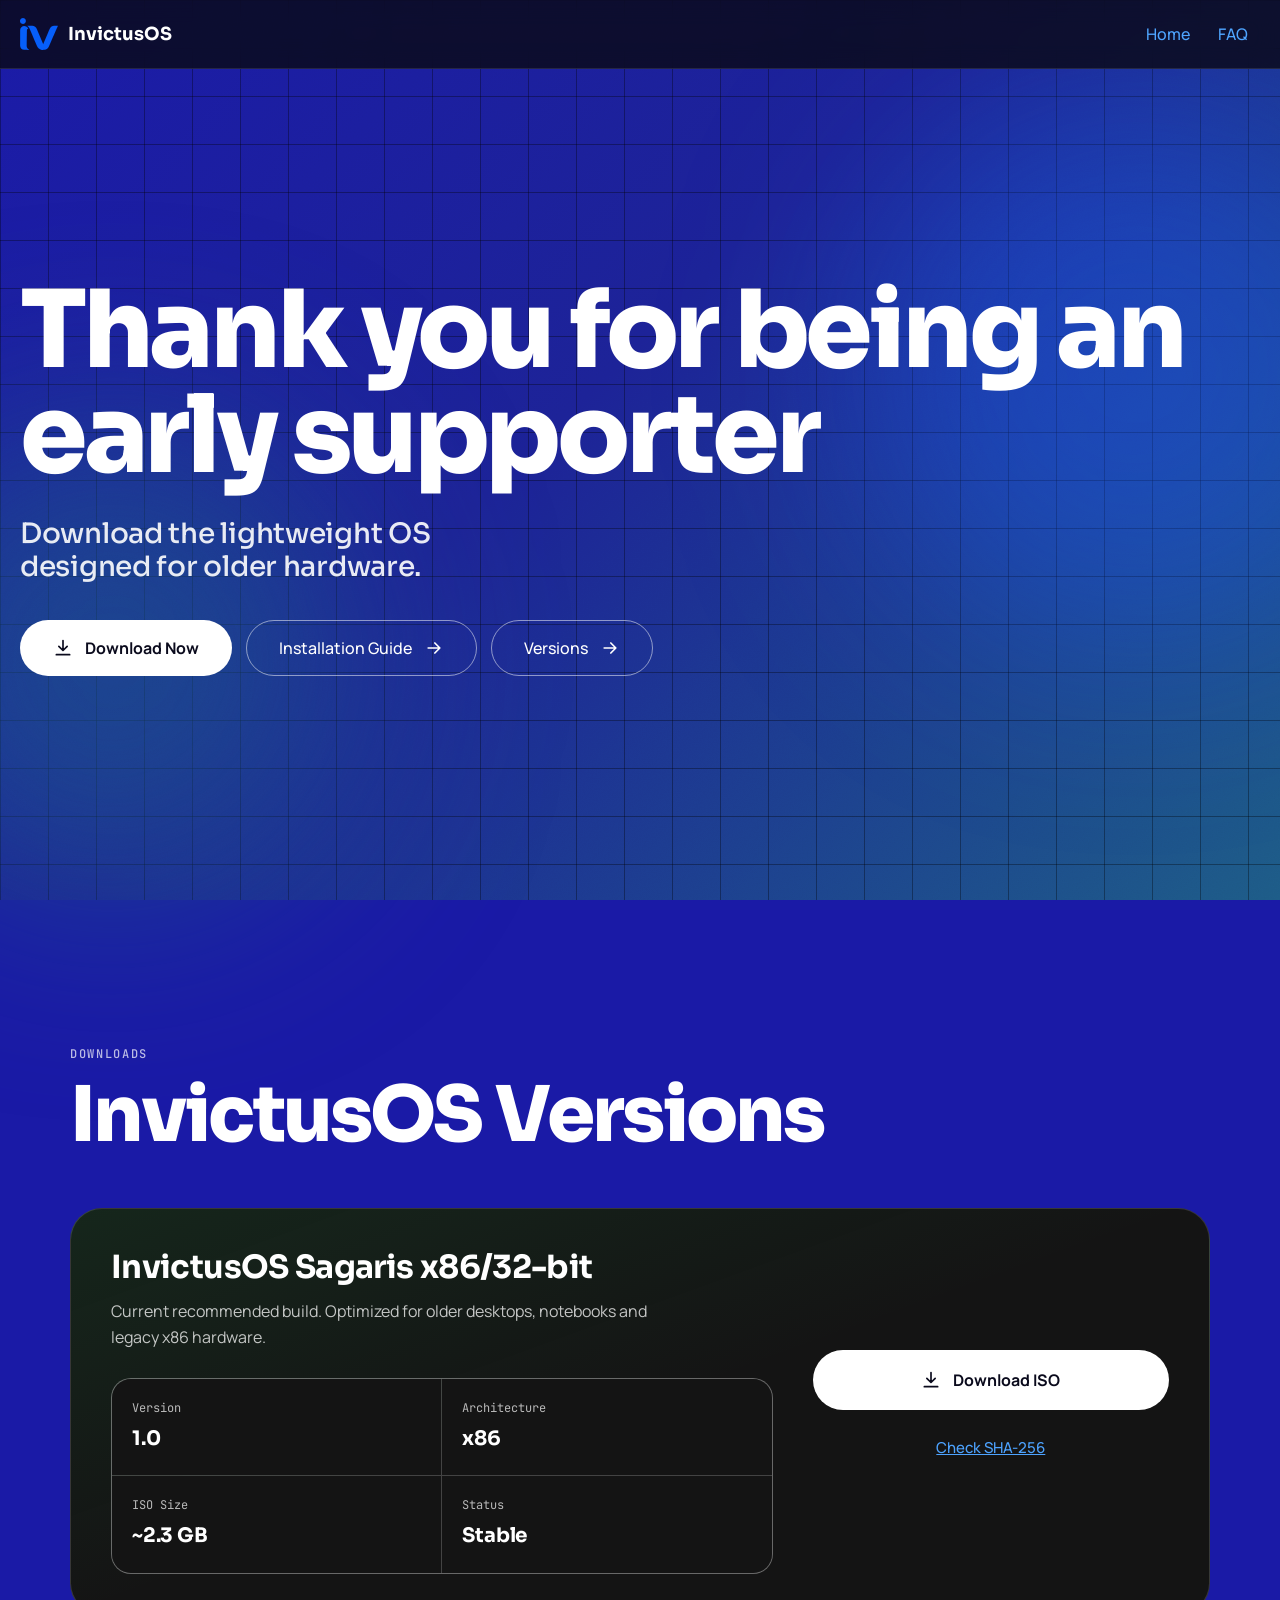
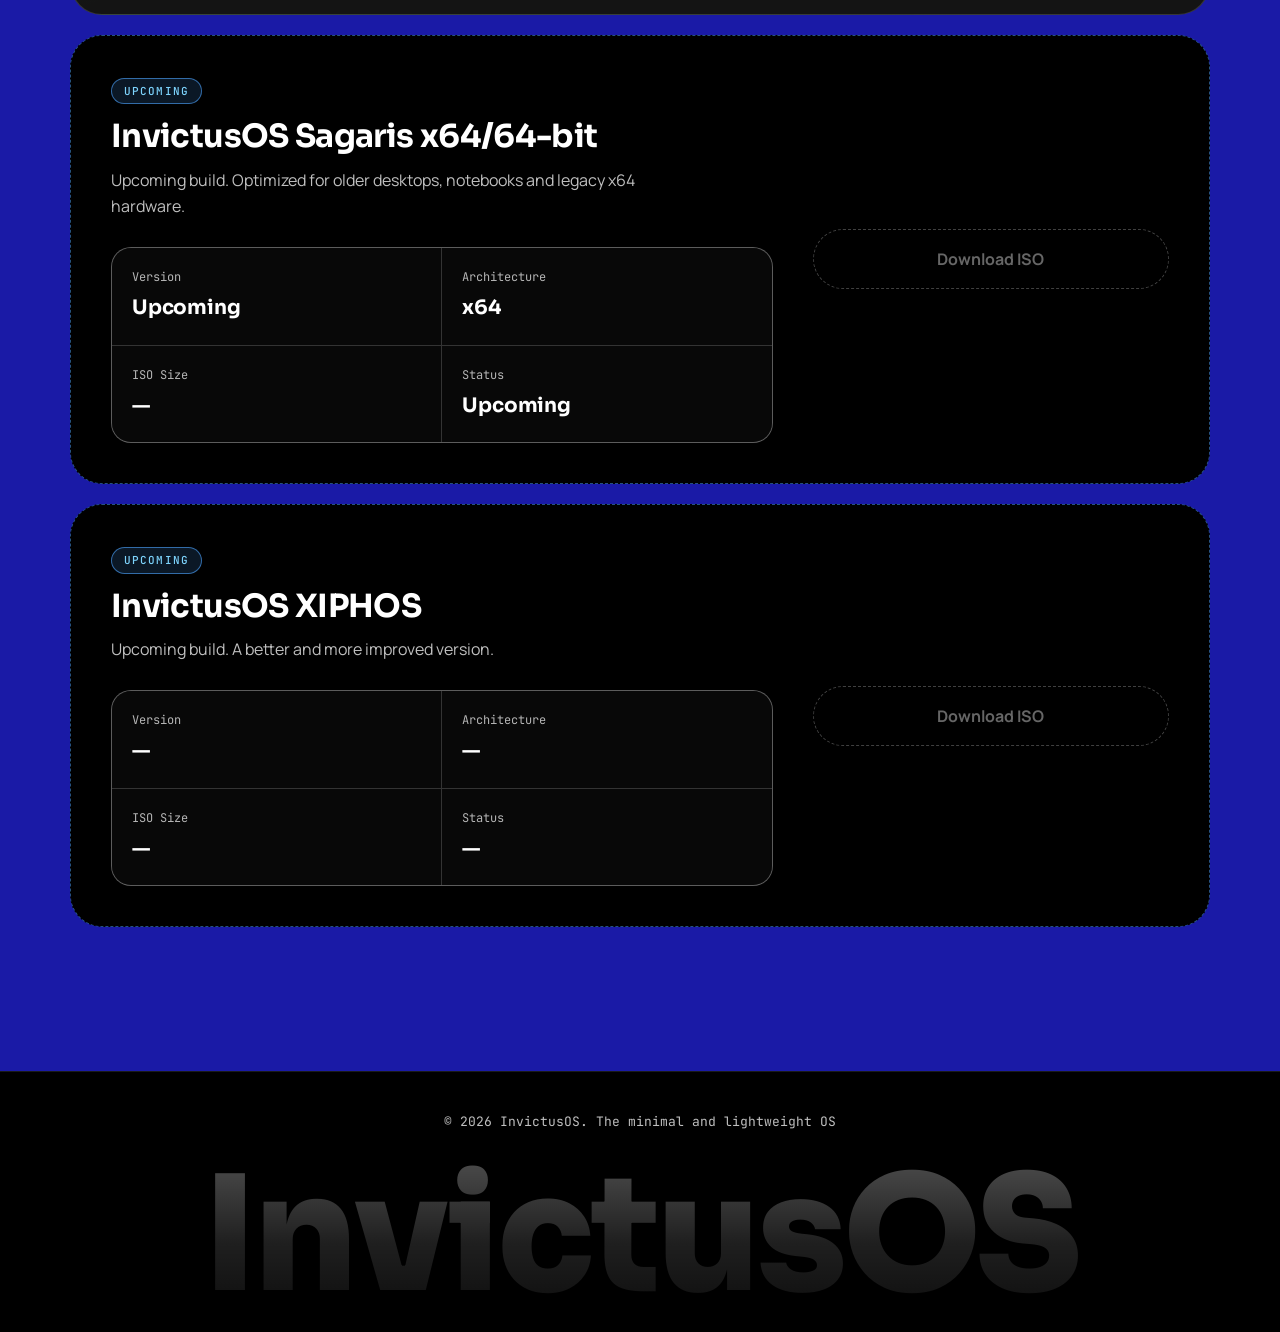
<file: download/index.html>
<!DOCTYPE html>
<!--
  ===========================================================================
   InvictusOS DOWNLOAD PAGE - EDITING GUIDE  (everything lives in this file)
  ===========================================================================
   TEXT          : find the section banner (search for  ======== HERO  or
                   ======== DOWNLOADS ) and edit the words between the tags.
   NEW VERSION   : copy one whole  <article class="release"> ... </article>
                   block and change its text / link.
   SHA-256       : search  SHA-256 CHECKSUM  (inside the "Check SHA-256"
                   pop-up) and replace the 64-character hash with the one for
                   your ISO (lowercase). Update it for every new build.
   DOWNLOAD LINK : the Google Drive address appears in 4 places: the
                   "Download ISO" button (href), the "Agree and continue" button
                   (data-href), the structured data (downloadUrl) near the top.
                   Keep them the same. "Download ISO" opens the terms pop-up; if
                   JavaScript is off it goes straight to Drive.
   TERMS POP-UP  : search  ======== TERMS  - edit the terms text there.
   TERMS FLOW    : the checkbox stays locked until the terms text has been scrolled to the end.
   TERMS PAGE    : link guessed as  /terms  (search for it to change).
   COLOURS/LOOKS : the shared stylesheet  style.css  (part 5 = this page; the header is part 3, shared by every page).

   SECURITY      : scripts are locked by a hash in the Content-Security-Policy
   tag. Text, link and CSS edits are fine. If you edit the script block, open
   the page and read the browser console: it prints the new 'sha256-...' value
   to paste into script-src (keep 'unsafe-inline' next to it: browsers that
   understand the hash ignore it, very old ones need it to run the script).
  ===========================================================================
-->
<html lang="en" class="p-dl">
<head>
<meta charset="utf-8">
<meta http-equiv="X-UA-Compatible" content="IE=edge">
<meta name="viewport" content="width=device-width, initial-scale=1">
<title>InvictusOS | Downloads</title>

<!-- Search engines & social sharing -->
<meta name="description" content="Download InvictusOS Sagaris x86/32-bit, the lightweight operating system for older hardware, and see the upcoming x64 and XIPHOS builds.">
<meta name="robots" content="index, follow, max-image-preview:large">
<meta name="theme-color" content="#0a0a1c">
<link rel="canonical" href="https://webinvictusos.neocities.org/downloads/">
<meta property="og:type" content="website">
<meta property="og:site_name" content="InvictusOS">
<meta property="og:title" content="InvictusOS | Downloads">
<meta property="og:description" content="Download the lightweight OS designed for older hardware.">
<meta property="og:url" content="https://webinvictusos.neocities.org/downloads/">
<meta property="og:image" content="https://webinvictusos.neocities.org/assets/desktop.png">
<meta name="twitter:card" content="summary_large_image">

<!-- Security: only this site's own files and data: images are allowed. Nothing is loaded from other websites. -->
<meta http-equiv="Content-Security-Policy" content="
    default-src 'none';
    script-src 'sha256-VmY3w60R3vijJ0sMP1gWcNOuoaS8PLPHXa9HHZgm6BQ=' 'unsafe-inline';
    style-src 'self' 'unsafe-inline';
    font-src 'self';
    img-src 'self' data:;
    connect-src 'none';
    base-uri 'none';
    form-action 'none'
  ">
<meta name="referrer" content="strict-origin-when-cross-origin">

<link rel="icon" href="../assets/logo.svg" type="image/svg+xml">

<!-- Structured data for search / AI engines -->
<script type="application/ld+json">
{
  "@context": "https://schema.org",
  "@graph": [
    {
      "@type": "CollectionPage",
      "@id": "https://webinvictusos.neocities.org/downloads/#webpage",
      "url": "https://webinvictusos.neocities.org/downloads/",
      "name": "InvictusOS | Downloads",
      "description": "Download the lightweight OS designed for older hardware.",
      "isPartOf": { "@type": "WebSite", "name": "InvictusOS", "url": "https://webinvictusos.neocities.org/" },
      "inLanguage": "en",
      "mainEntity": { "@id": "https://webinvictusos.neocities.org/downloads/#versions" }
    },
    {
      "@type": "ItemList",
      "@id": "https://webinvictusos.neocities.org/downloads/#versions",
      "name": "InvictusOS Versions",
      "itemListElement": [
        {
          "@type": "ListItem",
          "position": 1,
          "item": {
            "@type": "SoftwareApplication",
            "name": "InvictusOS Sagaris x86/32-bit",
            "applicationCategory": "OperatingSystem",
            "operatingSystem": "32-bit x86",
            "softwareVersion": "1.0",
            "fileSize": "2.3 GB",
            "description": "Current recommended build. Optimized for older desktops, notebooks and legacy x86 hardware.",
            "downloadUrl": "https://drive.google.com/file/d/1EZewkSJiRmBteu5a2VFD5zyncvxFnvHD/view",
            "offers": { "@type": "Offer", "price": "0", "priceCurrency": "USD" }
          }
        },
        {
          "@type": "ListItem",
          "position": 2,
          "item": {
            "@type": "SoftwareApplication",
            "name": "InvictusOS Sagaris x64/64-bit",
            "applicationCategory": "OperatingSystem",
            "operatingSystem": "64-bit x64",
            "description": "Upcoming build. Optimized for older desktops, notebooks and legacy x64 hardware."
          }
        },
        {
          "@type": "ListItem",
          "position": 3,
          "item": {
            "@type": "SoftwareApplication",
            "name": "InvictusOS XIPHOS",
            "applicationCategory": "OperatingSystem",
            "description": "Upcoming build. A better and more improved version."
          }
        }
      ]
    }
  ]
}
</script>

<!--[if lt IE 9]><script>(function(){var t="abbr article aside dialog figure footer header main nav section".split(" "),i=t.length;while(i--){document.createElement(t[i]);}document.documentElement.className+=" no-flex-gap";})();</script><![endif]-->
<!--[if lte IE 6]><style>.mnav{display:none}</style><![endif]-->
<link rel="stylesheet" href="../style.css">
<!--[if lt IE 9]><style>
.p-dl .release:after { content: ""; display: block; clear: both; }
.p-dl .release-main { float: left; width: 62%; margin-right: 4%; }
.p-dl .download-box { float: left; width: 34%; }
.p-dl .meta div { float: left; width: 50%; }
</style><![endif]-->
<!--[if lt IE 8]><style>
.p-dl .release, .p-dl .meta { zoom: 1; }
.p-dl .release-main, .p-dl .download-box, .p-dl .meta div { display: inline; zoom: 1; }
</style><![endif]-->
<!-- Without JavaScript the SHA pop-up and menu button cannot work: hide them ("Download ISO" then goes straight to Drive) -->
<noscript><style>[data-open-sha], .burger { display: none; }</style></noscript>
</head>

<body>
<a class="skip" href="#main">Skip to content</a>

<!-- ======== BACKGROUND LAYERS (graph, film grain) ======== -->
<div class="grid-lines" aria-hidden="true"></div>
<div class="grain" aria-hidden="true"></div>

<!-- icon sprite -->
<svg class="sprite" width="0" height="0" aria-hidden="true" focusable="false"><defs>
  <symbol id="i-dl" viewBox="0 0 24 24"><path d="M12 3v12m0 0l-5-5m5 5l5-5M4 20h16"/></symbol>
  <symbol id="i-ar" viewBox="0 0 24 24"><path d="M5 12h14m-6-6l6 6-6 6"/></symbol>
  <symbol id="i-x" viewBox="0 0 24 24"><path d="M6 6l12 12M18 6L6 18"/></symbol>
</defs></svg>

<!-- ======== HEADER / NAVIGATION ======== -->
<header class="site-header">
  <div class="header-row">
    <a href="/" class="brand-link" aria-label="InvictusOS home"><img src="../assets/logo.svg" alt="" width="38" height="32" class="logo">InvictusOS</a>

    <!-- Desktop navigation (hidden on phones) -->
    <nav class="nav" aria-label="Primary">
      <a href="/" class="nav-link">Home</a>
      <a href="/faq" class="nav-link">FAQ</a>
    </nav>

    <!-- Phone menu button -->
    <button id="burger" type="button" class="burger" aria-expanded="false" aria-controls="mnav" aria-label="Open menu"><span class="burger-bar"></span><span class="burger-bar"></span><span class="burger-bar"></span></button>
  </div>

  <!-- Phone menu panel -->
  <div id="mnav" class="mnav" hidden>
    <nav aria-label="Mobile">
      <a href="/" class="mnav-link">Home<svg class="icon" aria-hidden="true"><use href="#i-ar" xlink:href="#i-ar"/></svg></a>
      <a href="/faq" class="mnav-link">FAQ<svg class="icon" aria-hidden="true"><use href="#i-ar" xlink:href="#i-ar"/></svg></a>
    </nav>
  </div>
</header>

<main id="main">

<!-- ======== HERO ======== -->
<section class="hero" aria-labelledby="hero-h">
  <span class="glow glow-blue" aria-hidden="true"></span>
  <span class="glow glow-teal" aria-hidden="true"></span>

  <div>
    <h1 id="hero-h" class="hero-title">Thank you for being an early supporter</h1>
    <p class="hero-text">Download the lightweight OS designed for older hardware.</p>
    <div class="hero-actions">
      <a class="btn btn-primary" href="#downloads"><svg class="icon" aria-hidden="true"><use href="#i-dl" xlink:href="#i-dl"/></svg>Download Now</a>
      <a class="btn btn-ghost" href="/installation">Installation Guide<svg class="icon" aria-hidden="true"><use href="#i-ar" xlink:href="#i-ar"/></svg></a>
      <a class="btn btn-ghost" href="#downloads">Versions<svg class="icon" aria-hidden="true"><use href="#i-ar" xlink:href="#i-ar"/></svg></a>
    </div>
  </div>
</section>

<!-- ======== DOWNLOADS ======== -->
<section id="downloads" class="downloads" aria-labelledby="downloads-h">
  <p class="label">Downloads</p>
  <h2 id="downloads-h" class="section-title">InvictusOS Versions</h2>

  <div class="releases">

    <!-- x86 (stable) -->
    <article class="release release-stable">
      <div class="release-main">
        <h3 class="release-title">InvictusOS Sagaris x86/32-bit</h3>
        <p class="release-text">Current recommended build. Optimized for older desktops, notebooks and legacy x86 hardware.</p>
        <dl class="meta">
          <div><dt>Version</dt><dd>1.0</dd></div>
          <div><dt>Architecture</dt><dd>x86</dd></div>
          <div><dt>ISO Size</dt><dd>~2.3 GB</dd></div>
          <div><dt>Status</dt><dd>Stable</dd></div>
        </dl>
      </div>
      <div class="download-box">
        <!-- Opens the terms pop-up. Without JavaScript it is a normal link straight to Drive. Keep this Drive address the same as the one in the pop-up. -->
        <a class="download-link" href="https://drive.google.com/file/d/1EZewkSJiRmBteu5a2VFD5zyncvxFnvHD/view" target="_blank" rel="noopener noreferrer" data-open-terms aria-haspopup="dialog"><svg class="icon" aria-hidden="true"><use href="#i-dl" xlink:href="#i-dl"/></svg>Download ISO</a>
        <button type="button" class="text-link" data-open-sha aria-haspopup="dialog">Check SHA-256</button>
        <noscript>
          <p class="download-note">By downloading you agree to the <a href="/terms">Terms &amp; Conditions</a>.</p>
        </noscript>
      </div>
    </article>

    <!-- x64 (upcoming) -->
    <article class="release release-upcoming">
      <div class="release-main">
        <span class="pill">Upcoming</span>
        <h3 class="release-title">InvictusOS Sagaris x64/64-bit</h3>
        <p class="release-text">Upcoming build. Optimized for older desktops, notebooks and legacy x64 hardware.</p>
        <dl class="meta">
          <div><dt>Version</dt><dd>Upcoming</dd></div>
          <div><dt>Architecture</dt><dd>x64</dd></div>
          <div><dt>ISO Size</dt><dd>—</dd></div>
          <div><dt>Status</dt><dd>Upcoming</dd></div>
        </dl>
      </div>
      <div class="download-box">
        <span class="download-disabled" aria-disabled="true">Download ISO</span>
      </div>
    </article>

    <!-- XIPHOS (upcoming) -->
    <article class="release release-upcoming">
      <div class="release-main">
        <span class="pill">Upcoming</span>
        <h3 class="release-title">InvictusOS XIPHOS</h3>
        <p class="release-text">Upcoming build. A better and more improved version.</p>
        <dl class="meta">
          <div><dt>Version</dt><dd>—</dd></div>
          <div><dt>Architecture</dt><dd>—</dd></div>
          <div><dt>ISO Size</dt><dd>—</dd></div>
          <div><dt>Status</dt><dd>—</dd></div>
        </dl>
      </div>
      <div class="download-box">
        <span class="download-disabled" aria-disabled="true">Download ISO</span>
      </div>
    </article>

  </div>
</section>
</main>

<!-- ======== FOOTER ======== -->
<footer class="site-footer">
  <p class="copyright">© <span id="copyright-year">2026</span> InvictusOS. The minimal and lightweight OS</p>
  <p class="wordmark" id="fwm" aria-hidden="true">InvictusOS</p>
</footer>

<!-- ======== TERMS POP-UP (opens when "Download ISO" is clicked) ======== -->
<dialog id="terms" class="terms" aria-labelledby="terms-h">
  <div class="terms-head">
    <h2 id="terms-h" class="terms-title">Terms &amp; Conditions</h2>
    <button type="button" class="terms-close" aria-label="Close" data-close-terms><svg class="icon" aria-hidden="true"><use href="#i-x" xlink:href="#i-x"/></svg></button>
  </div>

  <!-- EDIT THE TERMS HERE: change the sentences, add or remove <li> lines -->
  <!-- the checkbox below unlocks once this box has been scrolled to the end -->
  <div class="terms-body" tabindex="0" role="region" aria-labelledby="terms-h">
    <p>Please read and accept these terms before downloading InvictusOS.</p>
    <ol class="terms-list">
      <li>InvictusOS is provided &ldquo;as is&rdquo;, without warranty of any kind. Early builds may contain bugs.</li>
      <li>You install and use InvictusOS at your own risk. Back up your data before installing. The InvictusOS team is not responsible for data loss or hardware problems.</li>
      <li>InvictusOS includes third-party and open-source software, which stays under its own licences.</li>
      <li>The ISO is hosted on Google Drive, so Google&rsquo;s own terms and privacy policy apply to the download.</li>
      <li>These terms may change as the project develops.</li>
    </ol>
    <!-- LINK TO YOUR FULL TERMS PAGE: change /terms if your page has another name -->
    <p class="terms-more"><a href="/terms" target="_blank" rel="noopener noreferrer">Read the full Terms &amp; Conditions<span class="sr-only"> (opens in a new tab)</span></a></p>
  </div>

  <div class="terms-actions">
    <!-- The button below stays switched off until this box is ticked -->
    <p class="terms-hint" id="terms-hint">Scroll to the end of the terms to unlock the checkbox.</p>
    <label class="terms-check locked">
      <input type="checkbox" id="agree-check" disabled aria-describedby="terms-hint">
      <span class="terms-box" aria-hidden="true"></span>
      <span>I have read and agree to the Terms &amp; Conditions.</span>
    </label>
    <button type="button" class="btn btn-ghost" data-close-terms>Cancel</button>
    <!-- DOWNLOAD LINK: edit data-href below to change where "Agree and continue" goes -->
    <button type="button" class="btn btn-primary" id="agree" data-href="https://drive.google.com/file/d/1EZewkSJiRmBteu5a2VFD5zyncvxFnvHD/view" disabled aria-describedby="agree-hint">Agree and continue<svg class="icon" aria-hidden="true"><use href="#i-ar" xlink:href="#i-ar"/></svg><span class="sr-only"> (opens Google Drive in a new tab)</span></button>
    <span id="agree-hint" class="sr-only">Tick the checkbox to enable this button.</span>
  </div>
</dialog>

<!-- ======== SHA-256 POP-UP (opens when "Check SHA-256" is clicked) ======== -->
<dialog id="sha" class="terms" aria-labelledby="sha-h">
  <div class="terms-head">
    <h2 id="sha-h" class="terms-title">SHA-256 checksum</h2>
  </div>
  <div class="terms-body sha-body">
    <p>InvictusOS Sagaris x86/32-bit (v1.0). After downloading, compare this value with your file&rsquo;s checksum.</p>
    <p class="sha-label" id="sha-label">SHA-256</p>
    <!-- SHA-256 CHECKSUM: replace the 64-character value below with the hash of your ISO (lowercase) -->
    <code class="sha-value" id="sha-value" aria-labelledby="sha-label">PASTE_YOUR_64_CHARACTER_HASH_HERE</code>
    <button type="button" class="btn sha-copy" id="sha-copy" autofocus><svg class="icon" aria-hidden="true"><use href="#i-dl" xlink:href="#i-dl"/></svg><span id="sha-copy-label">Copy hash</span></button>
    <p class="sha-status" id="sha-status" role="status" aria-live="polite"></p>
    <p>How to verify:</p>
    <pre><code>Windows (PowerShell): Get-FileHash .\InvictusOS.iso -Algorithm SHA256
Linux:                sha256sum InvictusOS.iso
macOS:                shasum -a 256 InvictusOS.iso</code></pre>
    <p>The result must match the checksum above. If it doesn&rsquo;t, download the file again.</p>
    <p>You can contact InvictusOS support at <a href="mailto:osinvictus121@gmail.com">osinvictus121@gmail.com</a>.</p>
  </div>
  <div class="terms-actions">
    <button type="button" class="btn btn-ghost" data-close-sha>Close</button>
  </div>
</dialog>

<!-- ======== BEHAVIOUR (commented, plain old-style JavaScript: works from IE9 on; older browsers use the plain Drive link) ======== -->
<script>
(function () {
  var d = document.documentElement;

  // old browsers without flex "gap": let the CSS use margins instead
  try {
    var box = document.createElement("div");
    box.style.cssText = "display:flex;flex-direction:column;row-gap:1px";
    box.appendChild(document.createElement("div"));
    box.appendChild(document.createElement("div"));
    d.appendChild(box);
    if (box.scrollHeight !== 1 && (" " + d.className + " ").indexOf(" no-flex-gap ") < 0) d.className += " no-flex-gap";
    d.removeChild(box);
  } catch (e) {}

  if (!document.querySelectorAll || !window.addEventListener) return;

  var $ = function (id) { return document.getElementById(id); };
  var has = function (el, c) { return (" " + el.className + " ").indexOf(" " + c + " ") > -1; };
  var add = function (el, c) { if (!has(el, c)) el.className += (el.className ? " " : "") + c; };
  var remove = function (el, c) { el.className = (" " + el.className + " ").replace(" " + c + " ", " ").replace(/^\s+|\s+$/g, ""); };
  var each = function (sel, fn) { var l = document.querySelectorAll(sel), i; for (i = 0; i < l.length; i++) fn(l[i]); };
  var openUrl = function (url) { var w = window.open(url, "_blank"); try { if (w) w.opener = null; } catch (e) {} };

  // copyright year
  $("copyright-year").textContent = new Date().getFullYear();

  // ---- phone menu ----
  var burger = $("burger"), panel = $("mnav");
  function menuOpen() { return !panel.hasAttribute("hidden"); }
  function setMenu(open) {
    if (open) panel.removeAttribute("hidden"); else panel.setAttribute("hidden", "");
    burger.setAttribute("aria-expanded", open ? "true" : "false");
    burger.setAttribute("aria-label", open ? "Close menu" : "Open menu");
  }
  function insideLink(node) { while (node && node !== panel) { if (node.tagName === "A") return true; node = node.parentNode; } return false; }
  burger.addEventListener("click", function () { setMenu(!menuOpen()); }, false);
  panel.addEventListener("click", function (e) { if (insideLink(e.target)) setMenu(false); }, false);
  document.addEventListener("click", function (e) { if (menuOpen() && !panel.contains(e.target) && !burger.contains(e.target)) setMenu(false); }, false);
  window.addEventListener("resize", function () { if ((window.innerWidth || d.clientWidth) >= 960) setMenu(false); }, false);

  // ---- pop-ups: use the browser's own <dialog> when it has one, otherwise a fixed box ----
  var terms = $("terms"), sha = $("sha"), opener = null;
  var native = typeof terms.showModal === "function";
  function isOpen(dlg) { return dlg.hasAttribute("open"); }
  function openDialog(dlg, from) {
    opener = from;
    if (native) dlg.showModal();
    else { dlg.setAttribute("open", ""); add(dlg, "dlg-fallback"); dlg.setAttribute("tabindex", "-1"); dlg.focus(); }
    add(d, "dlg-open");
  }
  function closeDialog(dlg) {
    if (native) { dlg.close(); return; }          // the "close" event below does the rest
    dlg.removeAttribute("open"); remove(dlg, "dlg-fallback"); closed(dlg);
  }
  function closed(dlg) {                           // runs after either kind of close
    if (!isOpen(terms) && !isOpen(sha)) remove(d, "dlg-open");
    if (dlg === terms) resetTerms(); else shaReset();
    if (opener && opener.focus) { try { opener.focus(); } catch (e) {} }
  }
  terms.addEventListener("close", function () { closed(terms); }, false);
  sha.addEventListener("close", function () { closed(sha); }, false);
  terms.addEventListener("click", function (e) { if (e.target === terms) closeDialog(terms); }, false);   // click outside the box closes it
  sha.addEventListener("click", function (e) { if (e.target === sha) closeDialog(sha); }, false);
  if (!native) {
    document.addEventListener("click", function (e) {
      var o = isOpen(terms) ? terms : (isOpen(sha) ? sha : null);
      if (o && !o.contains(e.target)) closeDialog(o);
    }, false);
  }
  document.addEventListener("keydown", function (e) {
    var esc = e.key === "Escape" || e.key === "Esc" || e.keyCode === 27;
    if (!esc) return;
    if (!native && isOpen(sha)) closeDialog(sha);
    else if (!native && isOpen(terms)) closeDialog(terms);
    else if (menuOpen()) { setMenu(false); burger.focus(); }
  }, false);

  // ---- terms pop-up: "Download ISO" opens it, "Agree and continue" goes to Google Drive ----
  var check = $("agree-check"), agree = $("agree"), hint = $("terms-hint");
  var termsBody = terms.querySelector(".terms-body"), checkLabel = terms.querySelector(".terms-check");
  var haveRead = false;
  function lockTerms(locked) {                     // locked = the visitor has not reached the end of the terms yet
    haveRead = !locked;
    check.disabled = locked;
    if (locked) { add(checkLabel, "locked"); hint.removeAttribute("hidden"); check.checked = false; agree.disabled = true; }
    else { remove(checkLabel, "locked"); hint.setAttribute("hidden", ""); }
  }
  function reachedEnd() { return termsBody.scrollTop + termsBody.clientHeight >= termsBody.scrollHeight - 4; }
  function checkRead() { if (!haveRead && reachedEnd()) lockTerms(false); }
  function resetTerms() { check.checked = false; agree.disabled = true; lockTerms(true); }
  resetTerms();                                    // also clears a ticked box the browser may restore on reload
  each("[data-open-terms]", function (b) {
    b.addEventListener("click", function (e) {
      if (e.preventDefault) e.preventDefault();    // stop the plain link; show the terms first
      if (e.stopPropagation) e.stopPropagation();
      openDialog(terms, b);
      termsBody.scrollTop = 0;
      lockTerms(true);
      checkRead();                                 // short terms that fit without scrolling unlock straight away
    }, false);
  });
  each("[data-close-terms]", function (b) { b.addEventListener("click", function () { closeDialog(terms); }, false); });
  termsBody.addEventListener("scroll", checkRead, false);
  window.addEventListener("resize", function () { if (isOpen(terms)) checkRead(); }, false);
  check.addEventListener("change", function () { agree.disabled = !check.checked; }, false);
  agree.addEventListener("click", function () {
    if (agree.disabled) return;
    openUrl(agree.getAttribute("data-href"));      // go to Google Drive
    closeDialog(terms);
  }, false);

  // ---- SHA-256 pop-up: open / close / copy the hash ----
  var shaValue = $("sha-value"), shaCopy = $("sha-copy"), shaLabel = $("sha-copy-label"), shaStatus = $("sha-status"), shaTimer = 0;
  function shaReset() { clearTimeout(shaTimer); shaLabel.textContent = "Copy hash"; shaStatus.textContent = ""; }
  function selectHash() { var r = document.createRange(); r.selectNodeContents(shaValue); var s = window.getSelection(); s.removeAllRanges(); s.addRange(r); }
  function shaDone(ok) {
    shaLabel.textContent = ok ? "Copied!" : "Copy hash";
    shaStatus.textContent = ok ? "Hash copied to clipboard." : "Selected. Press Ctrl+C (or Cmd+C) to copy.";
    clearTimeout(shaTimer); shaTimer = setTimeout(shaReset, 2500);
  }
  function legacyCopy() { var ok = false; selectHash(); try { ok = document.execCommand("copy"); } catch (e) {} shaDone(ok); }
  each("[data-open-sha]", function (b) {
    b.addEventListener("click", function (e) { if (e.stopPropagation) e.stopPropagation(); shaReset(); openDialog(sha, b); }, false);
  });
  each("[data-close-sha]", function (b) { b.addEventListener("click", function () { closeDialog(sha); }, false); });
  shaValue.addEventListener("click", selectHash, false);                         // click the hash to select all of it
  shaCopy.addEventListener("click", function () {
    var t = shaValue.textContent.replace(/^\s+|\s+$/g, "");
    selectHash();
    if (navigator.clipboard && navigator.clipboard.writeText) navigator.clipboard.writeText(t).then(function () { shaDone(true); }, legacyCopy);
    else legacyCopy();
  }, false);
})();
</script>
</body>
</html>
</file>
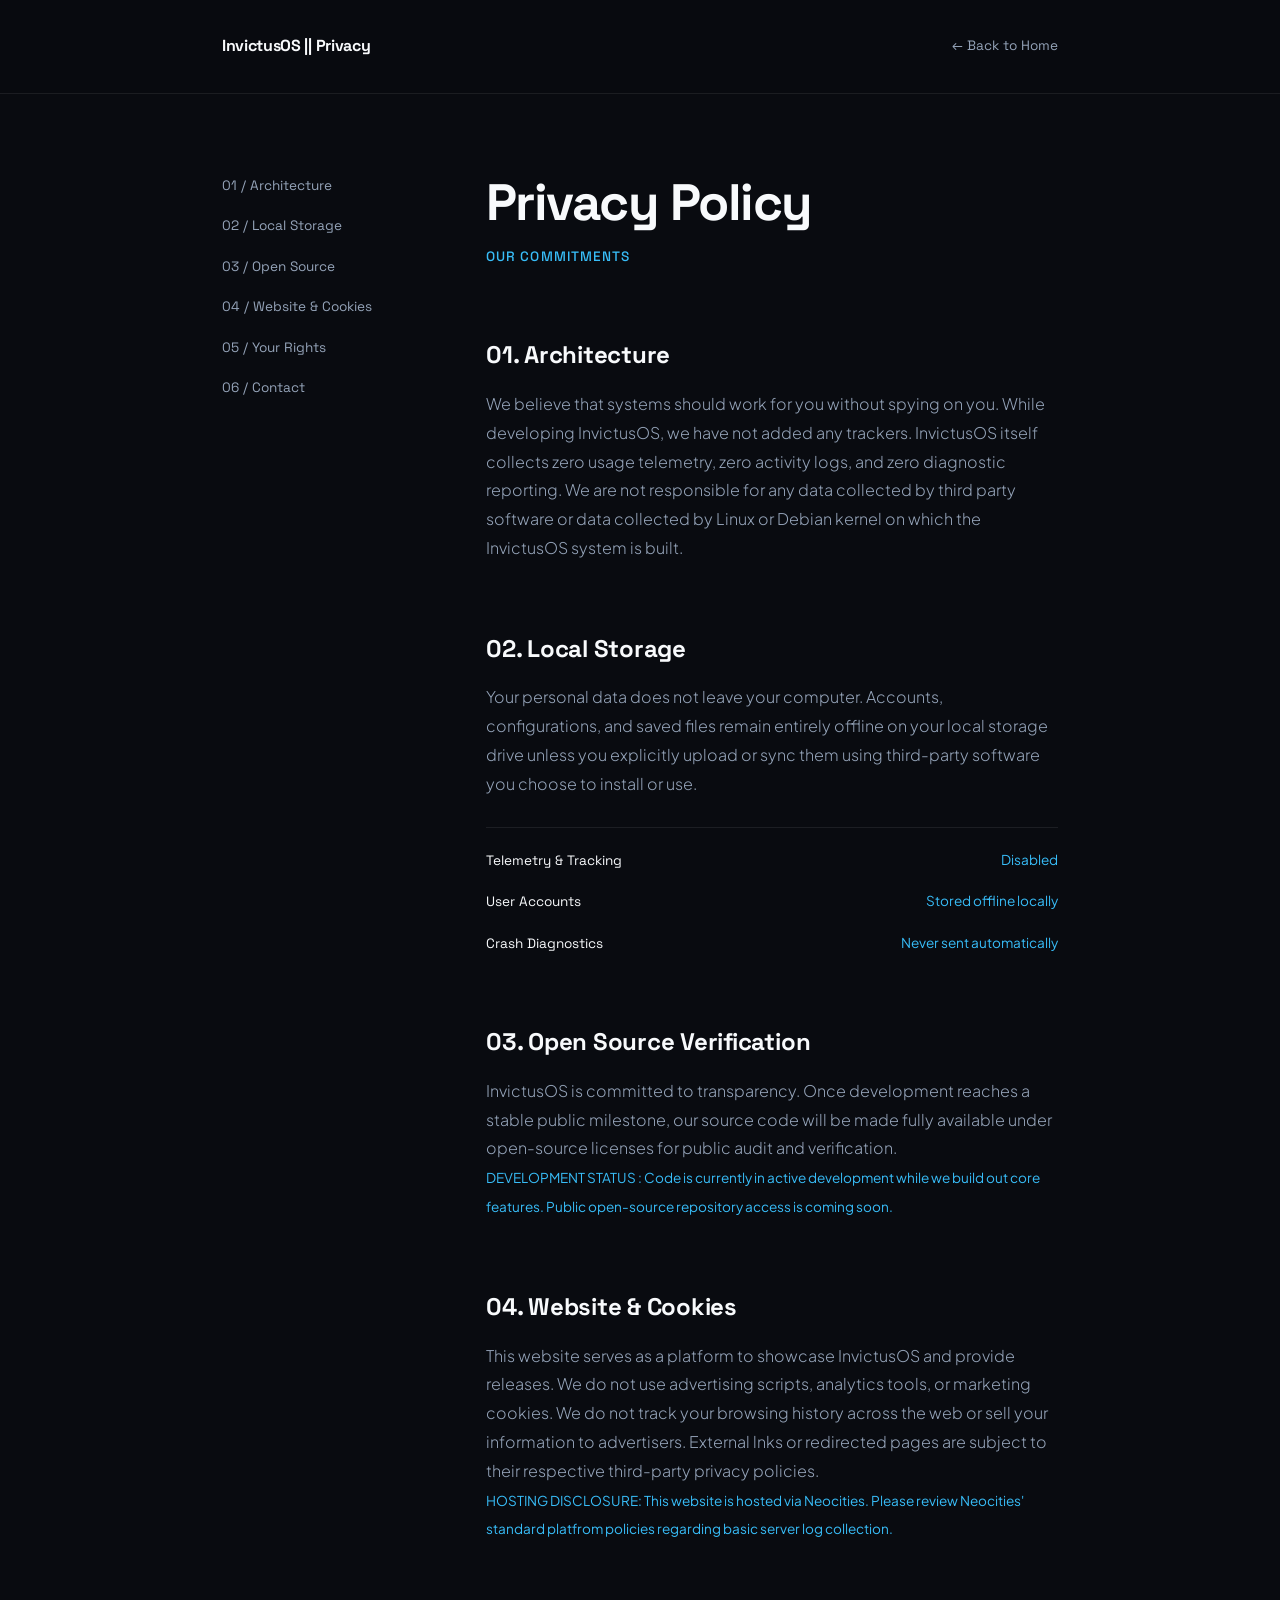
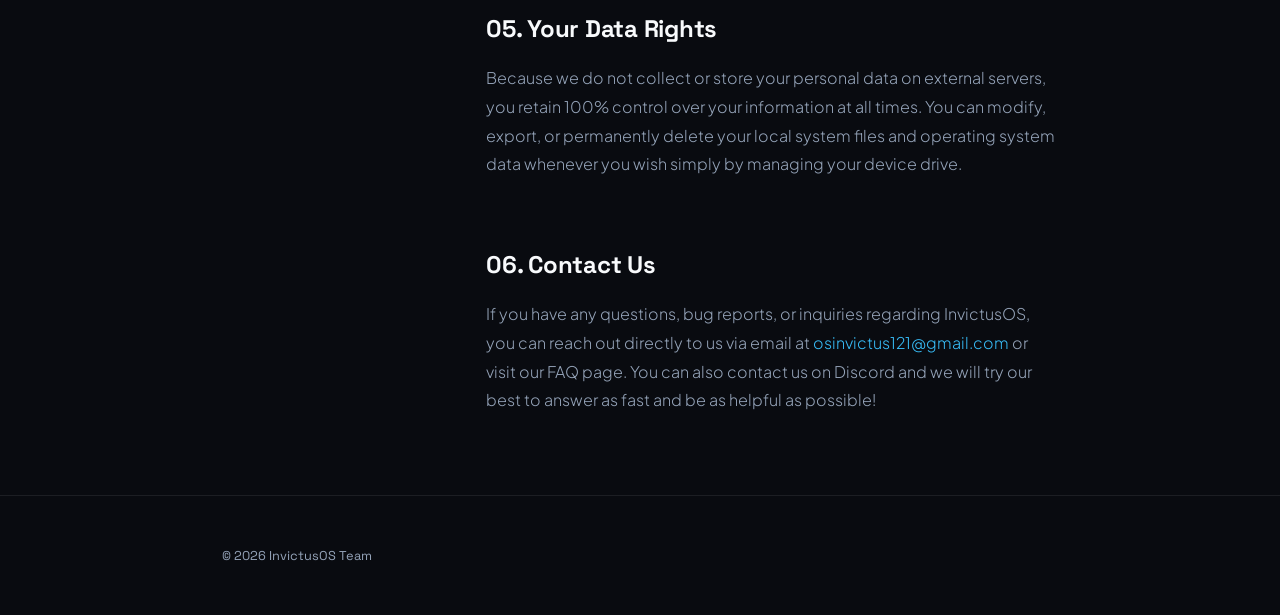
<file: privacy/index.html>
<!DOCTYPE html>
<html lang="en">
<head>
<meta charset="UTF-8">
<meta name="viewport" content="width=device-width, initial-scale=1.0">
<title>Privacy Policy | InvictusOS</title>
<link rel="preconnect" href="https://fonts.googleapis.com">
<link rel="preconnect" href="https://fonts.gstatic.com" crossorigin>
<link href="https://fonts.googleapis.com/css2?family=Plus+Jakarta+Sans:wght@300;400;500&family=Space+Grotesk:wght@500;700&display=swap" rel="stylesheet">
<style>
:root {
  --bg: #090b10;
  --card: #11141c;
  --title: #f8fafc;
  --body: #94a3b8;
  --accent: #38bdf8;
  --line: rgba(255, 255, 255, 0.08);
  --font-h: 'Space Grotesk', sans-serif;
  --font-p: 'Plus Jakarta Sans', sans-serif;
}

* {
  margin: 0; 
  padding: 0;
  box-sizing: border-box;
}

html {
  scroll-behavior: smooth;
  background: var(--bg);
}

body {
  background: var(--bg);
  color: var(--body);
  font-family: var(--font-p);
  font-size: 16px;
  line-height: 1.8;
  -webkit-font-smoothing: antialiased;
}

.box {
  max-width: 900px;
  margin: 0 auto;
  padding: 0 2rem;
}

.nav {
  padding: 2rem 0;
  border-bottom: 1px solid var(--line);
  background: rgba(9, 11, 16, 0.8);
  backdrop-filter: blur(10px);
  position: sticky;
  top: 0;
  z-index: 100;
}

.nav-flex {
  display: flex;
  justify-content: space-between;
  align-items: center;
}

.brand {
  font-family: var(--font-h);
  font-weight: 700;
  color: var(--title);
  text-decoration: none;
  letter-spacing: -0.02em;
}

.back {
  font-family: var(--font-h);
  font-size: 0.85rem;
  color: var(--body);
  text-decoration: none;
  transition: color 0.2s ease;
}

.back:hover {
  color: var(--title);
}

.grid {
  display: grid;
  grid-template-columns: 1fr;
  gap: 4rem;
  padding: 5rem 0;
}

@media (min-width: 768px) {
  .grid {
    grid-template-columns: 200px 1fr;
  }
}

.sidebar {
  position: sticky;
  top: 6rem;
  height: max-content;
}

@media (max-width: 767px) {
  .sidebar { display: none; }
}

.side-menu {
  display: flex;
  flex-direction: column;
  gap: 1rem;
}

.side-link {
  font-family: var(--font-h);
  font-size: 0.85rem;
  color: var(--body);
  text-decoration: none;
  transition: color 0.2s ease, transform 0.2s ease;
}

.side-link:hover {
  color: var(--accent);
  transform: translateX(4px);
}

.pane {
  max-width: 580px;
  display: flex;
  flex-direction: column;
  gap: 4rem;
}

.hero h1 {
  font-family: var(--font-h);
  font-size: 3.2rem;
  font-weight: 700;
  letter-spacing: -0.03em;
  color: var(--title);
  line-height: 1.15;
  margin-bottom: 0.75rem;
}

.hero p {
  font-family: var(--font-h);
  font-size: 0.85rem;
  color: var(--accent);
  text-transform: uppercase;
  letter-spacing: 0.08em;
  font-weight: 500;
}

.node {
  scroll-margin-top: 7rem;
}

.node h2 {
  font-family: var(--font-h);
  font-size: 1.5rem;
  font-weight: 700;
  color: var(--title);
  margin-bottom: 0.85rem;
  letter-spacing: -0.01em;
}

.node p {
  font-weight: 300;
}

.table {
  display: flex;
  flex-direction: column;
  gap: 1rem;
  margin-top: 1.75rem;
  border-top: 1px solid var(--line);
  padding-top: 1.25rem;
}

.row {
  display: flex;
  justify-content: space-between;
  align-items: baseline;
}

.lbl {
  font-family: var(--font-h);
  font-size: 0.85rem;
  color: var(--title);
}

.val {
  font-size: 0.85rem;
  color: var(--accent);
}

.footer {
  border-top: 1px solid var(--line);
  padding: 3rem 0;
  font-family: var(--font-h);
  font-size: 0.8rem;
}

.foot-flex {
  display: flex;
  justify-content: space-between;
  align-items: center;
}

.contact-link {
  color: var(--accent);
  text-decoration: none;
}

.contact-link:hover {
  text-decoration: underline;
}
</style>
</head>
<body>

<header class="nav">
  <div class="box nav-flex">
    <a href="webinvictusos.neocities.org" class="brand">InvictusOS || Privacy</a>
    <a href="webinvictusos.neocities.org" class="back">← Back to Home</a>
  </div>
</header>

<div class="box">
  <main class="grid">
    <aside class="sidebar">
      <nav class="side-menu">
        <a href="#core" class="side-link">01 / Architecture</a>
        <a href="#data" class="side-link">02 / Local Storage</a>
        <a href="#source" class="side-link">03 / Open Source</a>
        <a href="#web" class="side-link">04 / Website & Cookies</a>
        <a href="#rights" class="side-link">05 / Your Rights</a>
        <a href="#contact" class="side-link">06 / Contact</a>
      </nav>
    </aside>

    <section class="pane">
      <div class="hero">
        <h1>Privacy Policy</h1>
        <p>Our Commitments</p>
      </div>

      <div id="core" class="node">
        <h2>01. Architecture</h2>
        <p>We believe that systems should work for you without spying on you. While developing InvictusOS, we have not added any trackers. InvictusOS itself collects zero usage telemetry, zero activity logs, and zero diagnostic reporting. We are not responsible for any data collected by third  party software or data collected by Linux or Debian kernel on which the InvictusOS system is built.</p>
      </div>

      <div id="data" class="node">
        <h2>02. Local Storage</h2>
        <p>Your personal data does not leave your computer. Accounts, configurations, and saved files remain entirely offline on your local storage drive unless you explicitly upload or sync them using third-party software you choose to install or use.</p>
        <div class="table">
          <div class="row">
            <span class="lbl">Telemetry & Tracking</span>
            <span class="val">Disabled</span>
          </div>
          <div class="row">
            <span class="lbl">User Accounts</span>
            <span class="val">Stored offline locally</span>
          </div>
          <div class="row">
            <span class="lbl">Crash Diagnostics</span>
            <span class="val">Never sent automatically</span>
          </div>
        </div>
      </div>

      <div id="source" class="node">
        <h2>03. Open Source Verification</h2>
        <p> InvictusOS is committed to transparency. Once development reaches a stable public milestone, our source code will be made fully available under open-source licenses for public audit and verification.</p>
        <span class="val"> DEVELOPMENT STATUS : Code is currently in active development while we build out core features. Public open-source repository access is coming soon. </span>
      </div>

      <div id="web" class="node">
        <h2>04. Website & Cookies</h2>
        <p>This website serves as a platform to showcase InvictusOS and provide releases. We do not use advertising scripts, analytics tools, or marketing cookies. We do not track your browsing history across the web or sell your information to advertisers. External lnks or redirected pages are subject to their respective third-party privacy policies.</p>
        <span class="val"> HOSTING DISCLOSURE: This website is hosted via Neocities. Please review Neocities' standard platfrom policies regarding basic server log collection. </span>
      </div>

      <div id="rights" class="node">
        <h2>05. Your Data Rights</h2>
        <p>Because we do not collect or store your personal data on external servers, you retain 100% control over your information at all times. You can modify, export, or permanently delete your local system files and operating system data whenever you wish simply by managing your device drive.</p>
      </div>

      <div id="contact" class="node">
        <h2>06. Contact Us</h2>
        <p>If you have any questions, bug reports, or inquiries regarding InvictusOS, you can reach out directly to us via email at <a href="mailto:osinvictus121@gmail.com" class="contact-link">osinvictus121@gmail.com</a> or visit our FAQ page. You can also contact us on Discord and we will try our best to answer as fast and be as helpful as possible!</p>
      </div>
    </section>
  </main>
</div>

<footer class="footer">
  <div class="box foot-flex">
    <div>© 2026 InvictusOS Team</div>
  </div>
</footer>

</body>
</html>
</file>
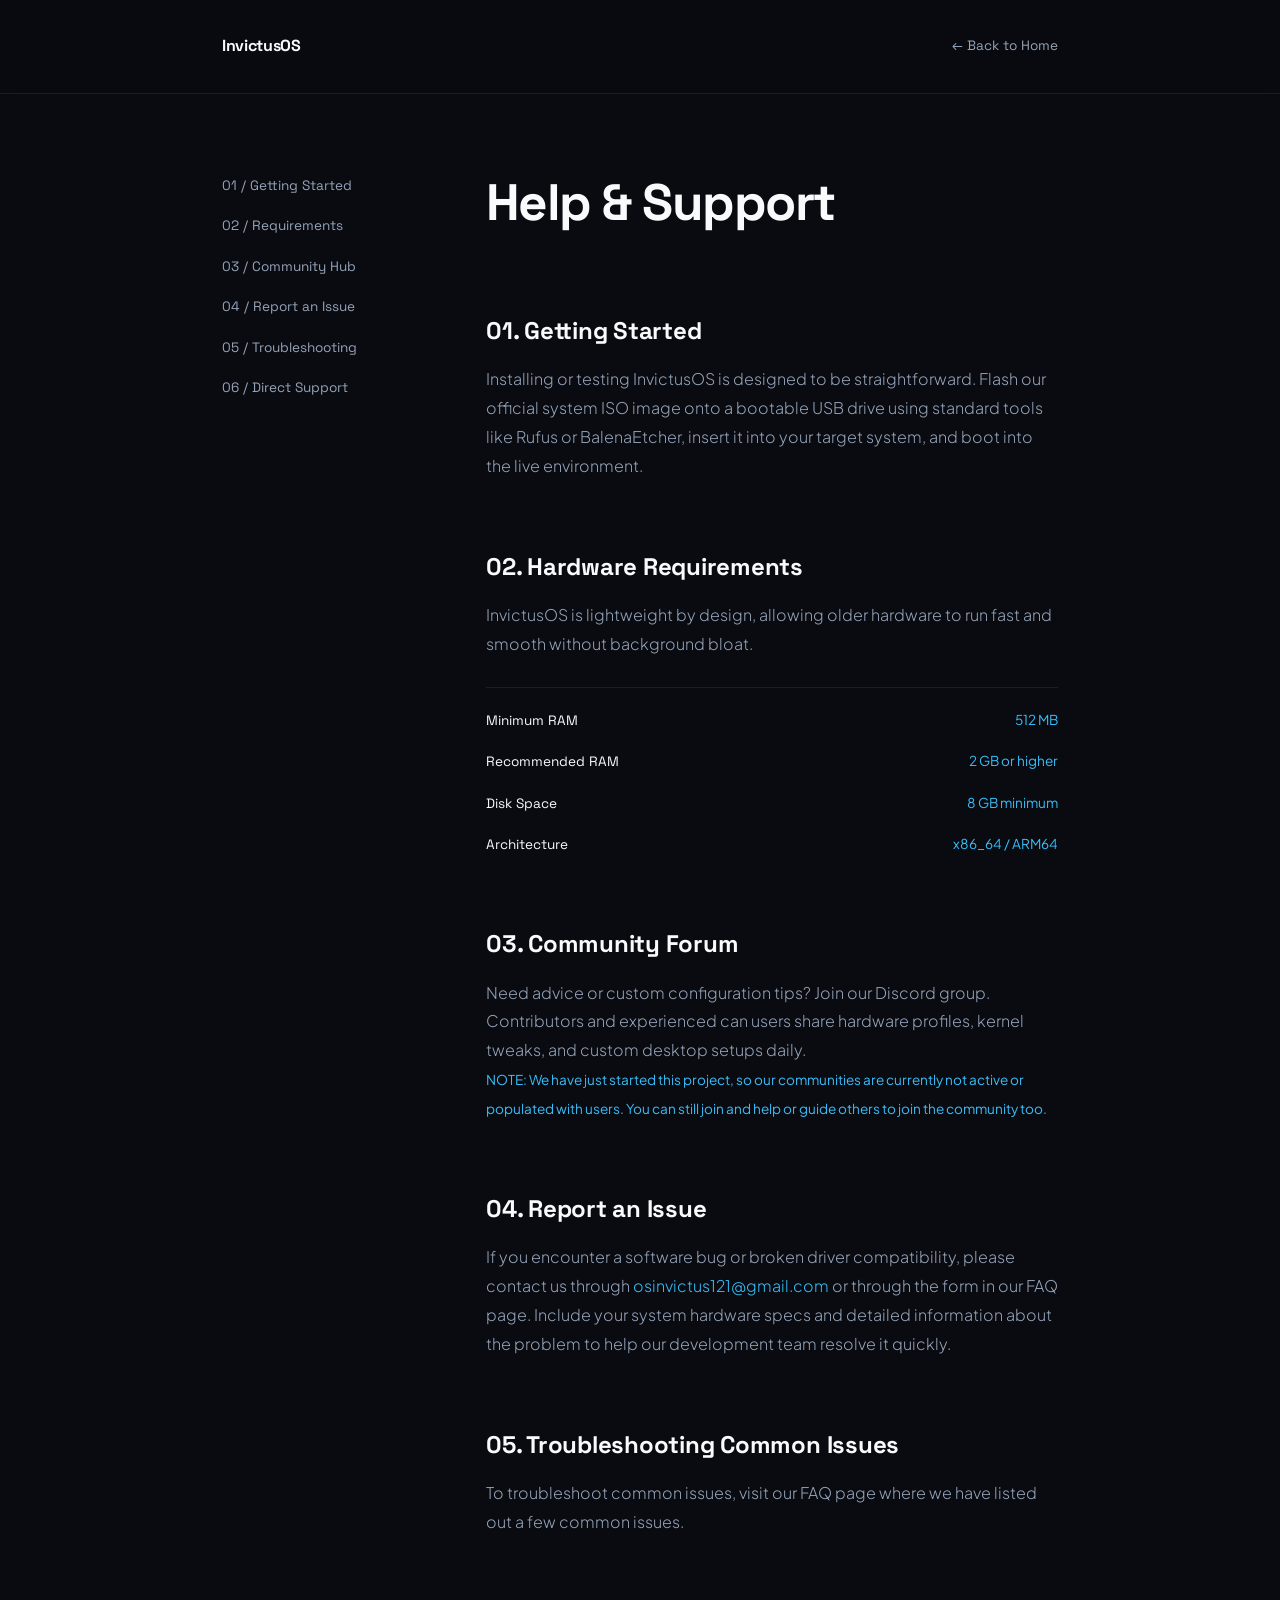
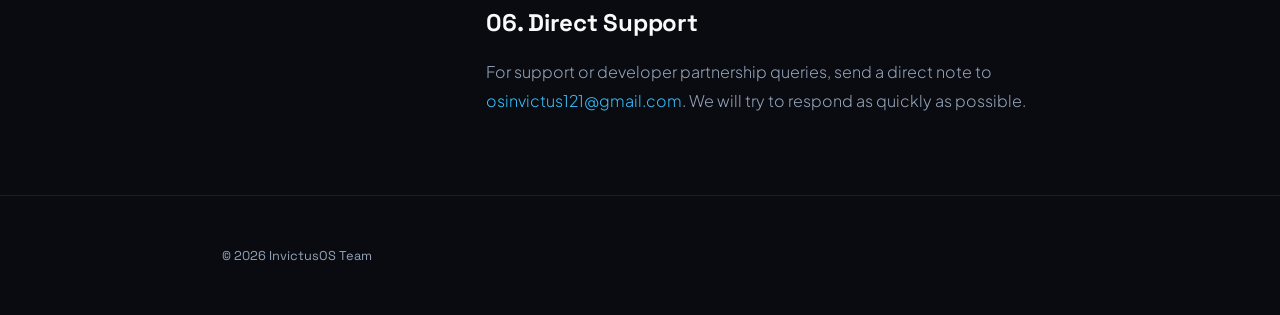
<file: support/index.html>
<!DOCTYPE html>
<html lang="en">
<head>
<meta charset="UTF-8">
<meta name="viewport" content="width=device-width, initial-scale=1.0">
<title>Support | InvictusOS</title>
<link rel="preconnect" href="https://fonts.googleapis.com">
<link rel="preconnect" href="https://fonts.gstatic.com" crossorigin>
<link href="https://fonts.googleapis.com/css2?family=Plus+Jakarta+Sans:wght@300;400;500&family=Space+Grotesk:wght@500;700&display=swap" rel="stylesheet">
<style>
:root {
  --bg: #090b10;
  --card: #11141c;
  --title: #f8fafc;
  --body: #94a3b8;
  --accent: #38bdf8;
  --line: rgba(255, 255, 255, 0.08);
  --font-h: 'Space Grotesk', sans-serif;
  --font-p: 'Plus Jakarta Sans', sans-serif;
}

* {
  margin: 0; 
  padding: 0;
  box-sizing: border-box;
}

html {
  scroll-behavior: smooth;
  background: var(--bg);
}

body {
  background: var(--bg);
  color: var(--body);
  font-family: var(--font-p);
  font-size: 16px;
  line-height: 1.8;
  -webkit-font-smoothing: antialiased;
}

.box {
  max-width: 900px;
  margin: 0 auto;
  padding: 0 2rem;
}

.nav {
  padding: 2rem 0;
  border-bottom: 1px solid var(--line);
  background: rgba(9, 11, 16, 0.8);
  backdrop-filter: blur(10px);
  position: sticky;
  top: 0;
  z-index: 100;
}

.nav-flex {
  display: flex;
  justify-content: space-between;
  align-items: center;
}

.brand {
  font-family: var(--font-h);
  font-weight: 700;
  color: var(--title);
  text-decoration: none;
  letter-spacing: -0.02em;
}

.back {
  font-family: var(--font-h);
  font-size: 0.85rem;
  color: var(--body);
  text-decoration: none;
  transition: color 0.2s ease;
}

.back:hover {
  color: var(--title);
}

.grid {
  display: grid;
  grid-template-columns: 1fr;
  gap: 4rem;
  padding: 5rem 0;
}

@media (min-width: 768px) {
  .grid {
    grid-template-columns: 200px 1fr;
  }
}

.sidebar {
  position: sticky;
  top: 6rem;
  height: max-content;
}

@media (max-width: 767px) {
  .sidebar { display: none; }
}

.side-menu {
  display: flex;
  flex-direction: column;
  gap: 1rem;
}

.side-link {
  font-family: var(--font-h);
  font-size: 0.85rem;
  color: var(--body);
  text-decoration: none;
  transition: color 0.2s ease, transform 0.2s ease;
}

.side-link:hover {
  color: var(--accent);
  transform: translateX(4px);
}

.pane {
  max-width: 580px;
  display: flex;
  flex-direction: column;
  gap: 4rem;
}

.hero h1 {
  font-family: var(--font-h);
  font-size: 3.2rem;
  font-weight: 700;
  letter-spacing: -0.03em;
  color: var(--title);
  line-height: 1.15;
  margin-bottom: 0.75rem;
}

.hero p {
  font-family: var(--font-h);
  font-size: 0.85rem;
  color: var(--accent);
  text-transform: uppercase;
  letter-spacing: 0.08em;
  font-weight: 500;
}

.node {
  scroll-margin-top: 7rem;
}

.node h2 {
  font-family: var(--font-h);
  font-size: 1.5rem;
  font-weight: 700;
  color: var(--title);
  margin-bottom: 0.85rem;
  letter-spacing: -0.01em;
}

.node p {
  font-weight: 300;
}

.table {
  display: flex;
  flex-direction: column;
  gap: 1rem;
  margin-top: 1.75rem;
  border-top: 1px solid var(--line);
  padding-top: 1.25rem;
}

.row {
  display: flex;
  justify-content: space-between;
  align-items: baseline;
}

.lbl {
  font-family: var(--font-h);
  font-size: 0.85rem;
  color: var(--title);
}

.val {
  font-size: 0.85rem;
  color: var(--accent);
}

.footer {
  border-top: 1px solid var(--line);
  padding: 3rem 0;
  font-family: var(--font-h);
  font-size: 0.8rem;
}

.foot-flex {
  display: flex;
  justify-content: space-between;
  align-items: center;
}

.contact-link {
  color: var(--accent);
  text-decoration: none;
}

.contact-link:hover {
  text-decoration: underline;
}
</style>
</head>
<body>

<header class="nav">
  <div class="box nav-flex">
    <a href="index.html" class="brand">InvictusOS</a>
    <a href="index.html" class="back">← Back to Home</a>
  </div>
</header>

<div class="box">
  <main class="grid">
    <aside class="sidebar">
      <nav class="side-menu">
        <a href="#quick-start" class="side-link">01 / Getting Started</a>
        <a href="#requirements" class="side-link">02 / Requirements</a>
        <a href="#community" class="side-link">03 / Community Hub</a>
        <a href="#bugs" class="side-link">04 / Report an Issue</a>
        <a href="#troubleshooting" class="side-link">05 / Troubleshooting</a>
        <a href="#contact-support" class="side-link">06 / Direct Support</a>
      </nav>
    </aside>

    <section class="pane">
      <div class="hero">
        <h1>Help & Support</h1>
      </div>

      <div id="quick-start" class="node">
        <h2>01. Getting Started</h2>
        <p>Installing or testing InvictusOS is designed to be straightforward. Flash our official system ISO image onto a bootable USB drive using standard tools like Rufus or BalenaEtcher, insert it into your target system, and boot into the live environment.</p>
      </div>

      <div id="requirements" class="node">
        <h2>02. Hardware Requirements</h2>
        <p>InvictusOS is lightweight by design, allowing older hardware to run fast and smooth without background bloat.</p>
        <div class="table">
          <div class="row">
            <span class="lbl">Minimum RAM</span>
            <span class="val">512 MB</span>
          </div>
          <div class="row">
            <span class="lbl">Recommended RAM</span>
            <span class="val">2 GB or higher</span>
          </div>
          <div class="row">
            <span class="lbl">Disk Space</span>
            <span class="val">8 GB minimum</span>
          </div>
          <div class="row">
            <span class="lbl">Architecture</span>
            <span class="val">x86_64 / ARM64</span>
          </div>
        </div>
      </div>

      <div id="community" class="node">
        <h2>03. Community Forum</h2>
        <p>Need advice or custom configuration tips? Join our Discord group. Contributors and experienced can users share hardware profiles, kernel tweaks, and custom desktop setups daily.</p>
        <span class="val"> NOTE: We have just started this project, so our communities are currently not active or populated with users. You can still join and help or guide others to join the community too. </span>
      </div>

      <div id="bugs" class="node">
        <h2>04. Report an Issue</h2>
        <p>If you encounter a software bug or broken driver compatibility, please contact us through <a href="mailto:osinvictus121@gmail.com" class="contact-link">osinvictus121@gmail.com</a> or through the form in our FAQ page. Include your system hardware specs and detailed information about the problem to help our development team resolve it quickly.</p>
      </div>

      <div id="troubleshooting" class="node">
        <h2>05. Troubleshooting Common Issues</h2>
        <p>To troubleshoot common issues, visit our FAQ page where we have listed out a few common issues.</p>
      </div>

      <div id="contact-support" class="node">
        <h2>06. Direct Support</h2>
        <p>For support or developer partnership queries, send a direct note to <a href="mailto:osinvictus121@gmail.com" class="contact-link">osinvictus121@gmail.com</a>. We will try to respond as quickly as possible.</p>
      </div>
    </section>
  </main>
</div>

<footer class="footer">
  <div class="box foot-flex">
    <div>© 2026 InvictusOS Team</div>
  </div>
</footer>

</body>
</html>
</file>
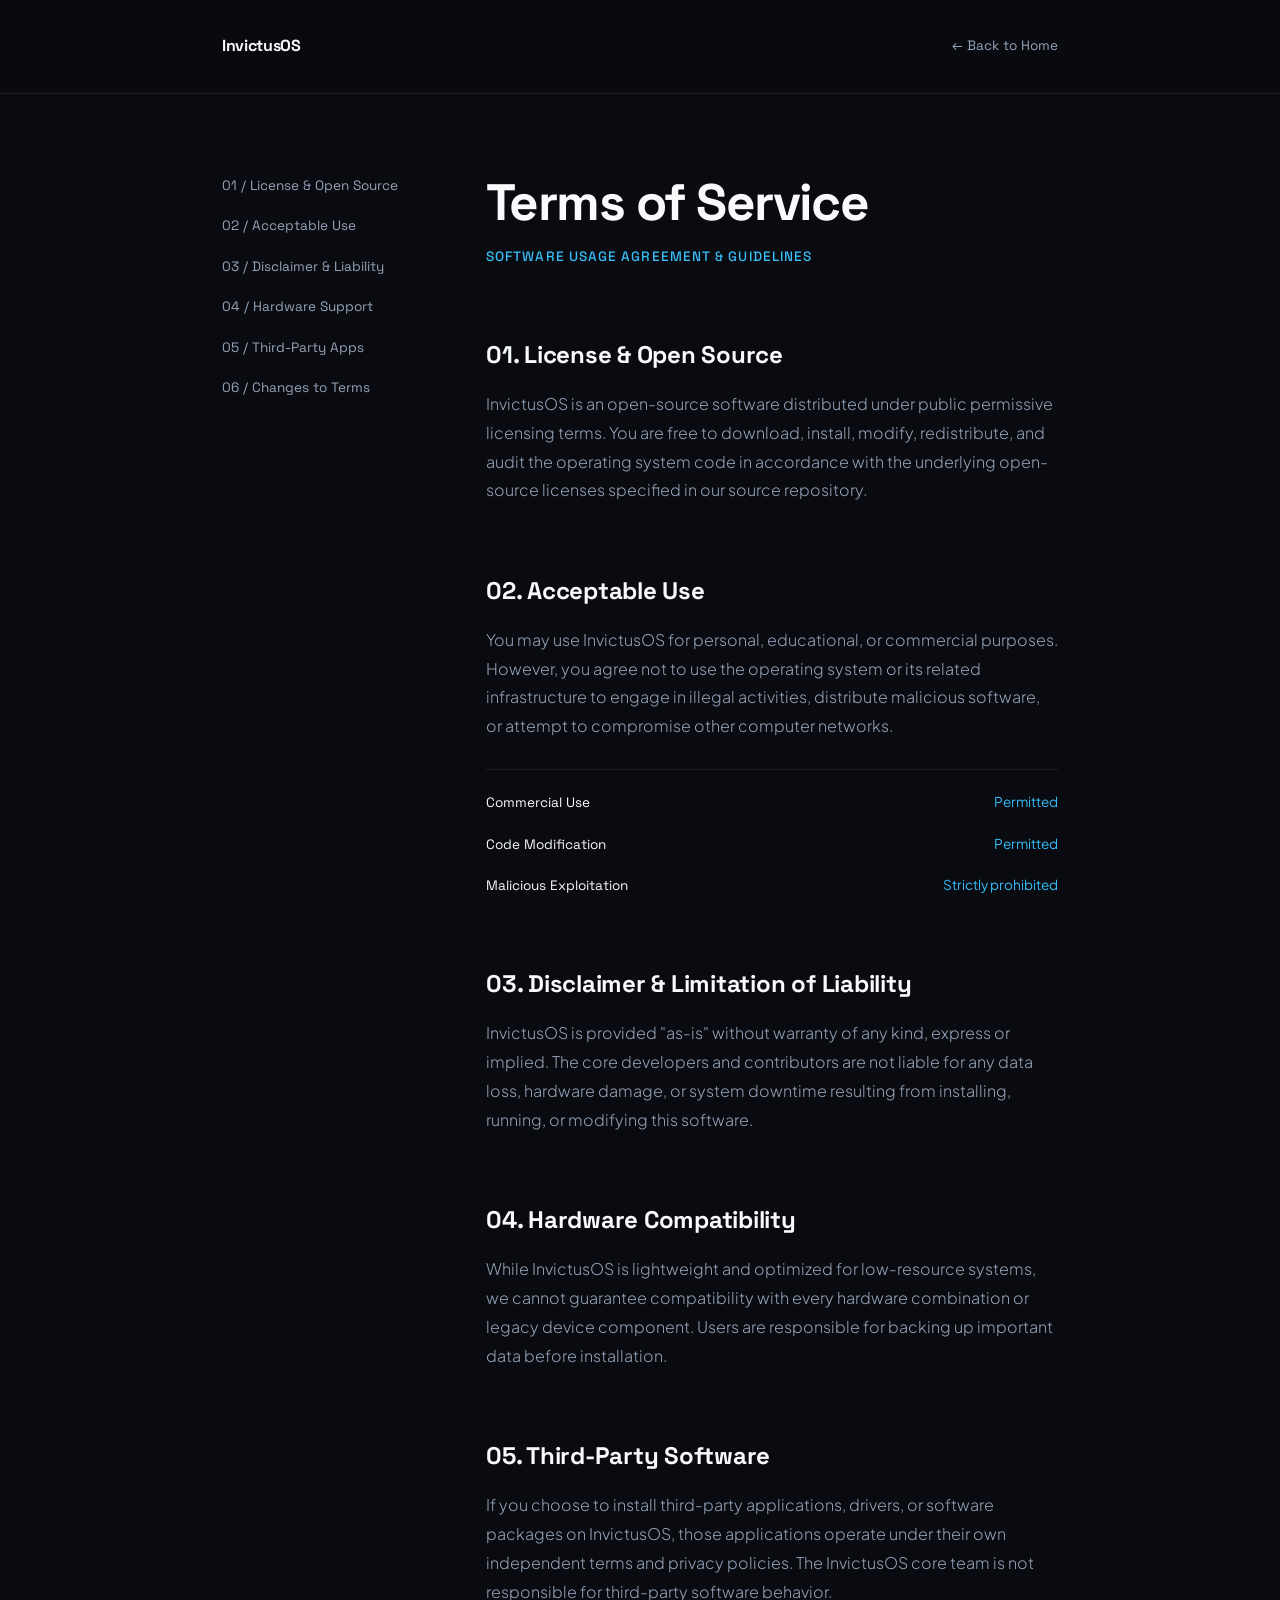
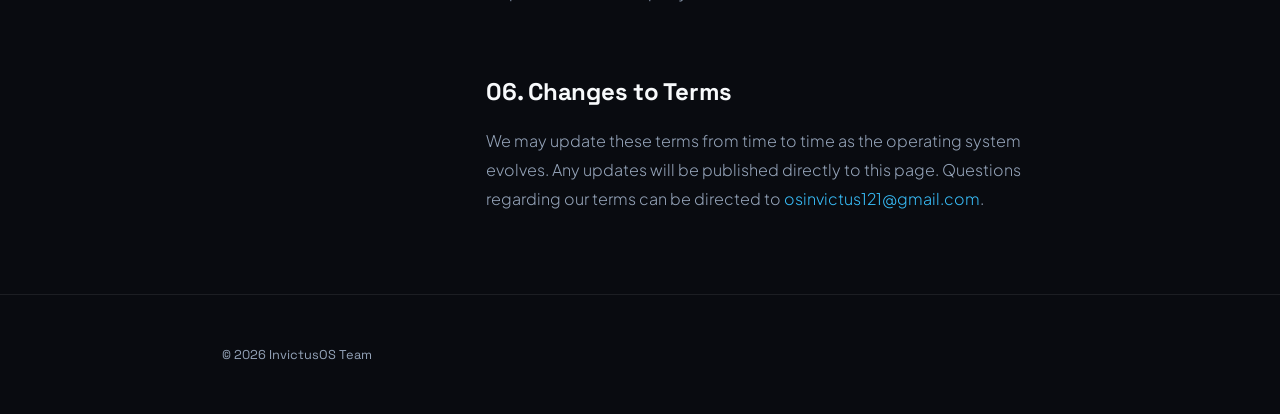
<file: terms/index.html>
<!DOCTYPE html>
<html lang="en">
<head>
<meta charset="UTF-8">
<meta name="viewport" content="width=device-width, initial-scale=1.0">
<title>Terms of Service | InvictusOS</title>
<link rel="preconnect" href="https://fonts.googleapis.com">
<link rel="preconnect" href="https://fonts.gstatic.com" crossorigin>
<link href="https://fonts.googleapis.com/css2?family=Plus+Jakarta+Sans:wght@300;400;500&family=Space+Grotesk:wght@500;700&display=swap" rel="stylesheet">
<style>
:root {
  --bg: #090b10;
  --card: #11141c;
  --title: #f8fafc;
  --body: #94a3b8;
  --accent: #38bdf8;
  --line: rgba(255, 255, 255, 0.08);
  --font-h: 'Space Grotesk', sans-serif;
  --font-p: 'Plus Jakarta Sans', sans-serif;
}

* {
  margin: 0; 
  padding: 0;
  box-sizing: border-box;
}

html {
  scroll-behavior: smooth;
  background: var(--bg);
}

body {
  background: var(--bg);
  color: var(--body);
  font-family: var(--font-p);
  font-size: 16px;
  line-height: 1.8;
  -webkit-font-smoothing: antialiased;
}

.box {
  max-width: 900px;
  margin: 0 auto;
  padding: 0 2rem;
}

.nav {
  padding: 2rem 0;
  border-bottom: 1px solid var(--line);
  background: rgba(9, 11, 16, 0.8);
  backdrop-filter: blur(10px);
  position: sticky;
  top: 0;
  z-index: 100;
}

.nav-flex {
  display: flex;
  justify-content: space-between;
  align-items: center;
}

.brand {
  font-family: var(--font-h);
  font-weight: 700;
  color: var(--title);
  text-decoration: none;
  letter-spacing: -0.02em;
}

.back {
  font-family: var(--font-h);
  font-size: 0.85rem;
  color: var(--body);
  text-decoration: none;
  transition: color 0.2s ease;
}

.back:hover {
  color: var(--title);
}

.grid {
  display: grid;
  grid-template-columns: 1fr;
  gap: 4rem;
  padding: 5rem 0;
}

@media (min-width: 768px) {
  .grid {
    grid-template-columns: 200px 1fr;
  }
}

.sidebar {
  position: sticky;
  top: 6rem;
  height: max-content;
}

@media (max-width: 767px) {
  .sidebar { display: none; }
}

.side-menu {
  display: flex;
  flex-direction: column;
  gap: 1rem;
}

.side-link {
  font-family: var(--font-h);
  font-size: 0.85rem;
  color: var(--body);
  text-decoration: none;
  transition: color 0.2s ease, transform 0.2s ease;
}

.side-link:hover {
  color: var(--accent);
  transform: translateX(4px);
}

.pane {
  max-width: 580px;
  display: flex;
  flex-direction: column;
  gap: 4rem;
}

.hero h1 {
  font-family: var(--font-h);
  font-size: 3.2rem;
  font-weight: 700;
  letter-spacing: -0.03em;
  color: var(--title);
  line-height: 1.15;
  margin-bottom: 0.75rem;
}

.hero p {
  font-family: var(--font-h);
  font-size: 0.85rem;
  color: var(--accent);
  text-transform: uppercase;
  letter-spacing: 0.08em;
  font-weight: 500;
}

.node {
  scroll-margin-top: 7rem;
}

.node h2 {
  font-family: var(--font-h);
  font-size: 1.5rem;
  font-weight: 700;
  color: var(--title);
  margin-bottom: 0.85rem;
  letter-spacing: -0.01em;
}

.node p {
  font-weight: 300;
}

.table {
  display: flex;
  flex-direction: column;
  gap: 1rem;
  margin-top: 1.75rem;
  border-top: 1px solid var(--line);
  padding-top: 1.25rem;
}

.row {
  display: flex;
  justify-content: space-between;
  align-items: baseline;
}

.lbl {
  font-family: var(--font-h);
  font-size: 0.85rem;
  color: var(--title);
}

.val {
  font-size: 0.85rem;
  color: var(--accent);
}

.footer {
  border-top: 1px solid var(--line);
  padding: 3rem 0;
  font-family: var(--font-h);
  font-size: 0.8rem;
}

.foot-flex {
  display: flex;
  justify-content: space-between;
  align-items: center;
}

.contact-link {
  color: var(--accent);
  text-decoration: none;
}

.contact-link:hover {
  text-decoration: underline;
}
</style>
</head>
<body>

<header class="nav">
  <div class="box nav-flex">
    <a href="index.html" class="brand">InvictusOS</a>
    <a href="index.html" class="back">← Back to Home</a>
  </div>
</header>

<div class="box">
  <main class="grid">
    <aside class="sidebar">
      <nav class="side-menu">
        <a href="#license" class="side-link">01 / License & Open Source</a>
        <a href="#acceptable-use" class="side-link">02 / Acceptable Use</a>
        <a href="#disclaimer" class="side-link">03 / Disclaimer & Liability</a>
        <a href="#hardware" class="side-link">04 / Hardware Support</a>
        <a href="#third-party" class="side-link">05 / Third-Party Apps</a>
        <a href="#updates" class="side-link">06 / Changes to Terms</a>
      </nav>
    </aside>

    <section class="pane">
      <div class="hero">
        <h1>Terms of Service</h1>
        <p>Software Usage Agreement & Guidelines</p>
      </div>

      <div id="license" class="node">
        <h2>01. License & Open Source</h2>
        <p>InvictusOS is an open-source software distributed under public permissive licensing terms. You are free to download, install, modify, redistribute, and audit the operating system code in accordance with the underlying open-source licenses specified in our source repository.</p>
      </div>

      <div id="acceptable-use" class="node">
        <h2>02. Acceptable Use</h2>
        <p>You may use InvictusOS for personal, educational, or commercial purposes. However, you agree not to use the operating system or its related infrastructure to engage in illegal activities, distribute malicious software, or attempt to compromise other computer networks.</p>
        <div class="table">
          <div class="row">
            <span class="lbl">Commercial Use</span>
            <span class="val">Permitted</span>
          </div>
          <div class="row">
            <span class="lbl">Code Modification</span>
            <span class="val">Permitted</span>
          </div>
          <div class="row">
            <span class="lbl">Malicious Exploitation</span>
            <span class="val">Strictly prohibited</span>
          </div>
        </div>
      </div>

      <div id="disclaimer" class="node">
        <h2>03. Disclaimer & Limitation of Liability</h2>
        <p>InvictusOS is provided "as-is" without warranty of any kind, express or implied. The core developers and contributors are not liable for any data loss, hardware damage, or system downtime resulting from installing, running, or modifying this software.</p>
      </div>

      <div id="hardware" class="node">
        <h2>04. Hardware Compatibility</h2>
        <p>While InvictusOS is lightweight and optimized for low-resource systems, we cannot guarantee compatibility with every hardware combination or legacy device component. Users are responsible for backing up important data before installation.</p>
      </div>

      <div id="third-party" class="node">
        <h2>05. Third-Party Software</h2>
        <p>If you choose to install third-party applications, drivers, or software packages on InvictusOS, those applications operate under their own independent terms and privacy policies. The InvictusOS core team is not responsible for third-party software behavior.</p>
      </div>

      <div id="updates" class="node">
        <h2>06. Changes to Terms</h2>
        <p>We may update these terms from time to time as the operating system evolves. Any updates will be published directly to this page. Questions regarding our terms can be directed to <a href="mailto:osinvictus121@gmail.com" class="contact-link">osinvictus121@gmail.com</a>.</p>
      </div>
    </section>
  </main>
</div>

<footer class="footer">
  <div class="box foot-flex">
    <div>© 2026 InvictusOS Team</div>
  </div>
</footer>

</body>
</html>
</file>
<file: style.css>
/* =========================================================================
   InvictusOS - ONE stylesheet for every page (style.css)
   Parts: 0 FONTS | 1 COLOURS | 2 SHARED BASE | 3 HEADER + PHONE MENU (same on every page)
          4 HOME PAGE (index.html, rules start with ".p-home") | 5 DOWNLOAD PAGE (download.html, rules start with ".p-dl")
   Each page marks itself with <html class="p-home"> or <html class="p-dl">, so a rule written for one page can never leak into the other.
   For a NEW page: add <html class="p-yourpage">, link this file, and put its rules in a new part starting with ".p-yourpage".
   ========================================================================= */

/* ---------- 0. FONTS (self-hosted in assets/fonts) ---------- */
@font-face { font-family: "JetBrains Mono"; font-weight: 500; font-style: normal; font-display: swap; src: url("assets/fonts/JetBrainsMono-Medium.woff2") format("woff2"), url("assets/fonts/JetBrainsMono-Medium.woff") format("woff"); }
@font-face { font-family: "JetBrains Mono"; font-weight: 400; font-style: normal; font-display: swap; src: url("assets/fonts/JetBrainsMono-Regular.woff2") format("woff2"), url("assets/fonts/JetBrainsMono-Regular.woff") format("woff"); }
@font-face { font-family: "Manrope"; font-weight: 700; font-style: normal; font-display: swap; src: url("assets/fonts/Manrope-Bold.woff2") format("woff2"), url("assets/fonts/Manrope-Bold.woff") format("woff"); }
@font-face { font-family: "Manrope"; font-weight: 500; font-style: normal; font-display: swap; src: url("assets/fonts/Manrope-Medium.woff2") format("woff2"), url("assets/fonts/Manrope-Medium.woff") format("woff"); }
@font-face { font-family: "Manrope"; font-weight: 400; font-style: normal; font-display: swap; src: url("assets/fonts/Manrope-Regular.woff2") format("woff2"), url("assets/fonts/Manrope-Regular.woff") format("woff"); }
@font-face { font-family: "Sora"; font-weight: 700; font-style: normal; font-display: swap; src: url("assets/fonts/Sora-Bold.woff2") format("woff2"), url("assets/fonts/Sora-Bold.woff") format("woff"); }
@font-face { font-family: "Sora"; font-weight: 800; font-style: normal; font-display: swap; src: url("assets/fonts/Sora-ExtraBold.woff2") format("woff2"), url("assets/fonts/Sora-ExtraBold.woff") format("woff"); }
@font-face { font-family: "Sora"; font-weight: 500; font-style: normal; font-display: swap; src: url("assets/fonts/Sora-Medium.woff2") format("woff2"), url("assets/fonts/Sora-Medium.woff") format("woff"); }

/* ---------- 1. COLOURS (written straight into the rules so every browser understands them; numbers are R,G,B) ----------
   navy 10,10,28 (header, deep panels)   ink 0,0,0 (black bands, footer)   card 20,20,20 (dark cards)
   brand 26,92,255 (bright blue)   link 77,163,255 (light blue links)   ok 34,197,94 (green)
   page gradient: indigo 26,26,166  ->  mid 28,34,150  ->  teal 29,91,134   XIPHOS purple #a259ff (162,89,255) */

/* ---------- 2. SHARED BASE ---------- */
* { box-sizing: border-box; margin: 0; padding: 0; }
::before { box-sizing: border-box; margin: 0; padding: 0; }
::after { box-sizing: border-box; margin: 0; padding: 0; }
article, aside, figure, footer, header, main, nav, section, picture { display: block; }
img, svg { display: block; }
img { max-width: 100%; height: auto; }
main { overflow-x: clip; }
a { color: inherit; text-decoration: none; }
ul, ol { padding: 0; list-style: none; }
button { padding: 0; border: 0; background: none; color: inherit; font: inherit; cursor: pointer; }
[hidden] { display: none !important; }
::-webkit-scrollbar { width: 6px; height: 6px; }
::-webkit-scrollbar-track { background: transparent; }
::-webkit-scrollbar-thumb { background: rgba(255,255,255,.28); border: 2px solid transparent; background-clip: padding-box; border-radius: 999px; }
::-webkit-scrollbar-thumb:hover { background: rgba(255,255,255,.55); background-clip: padding-box; }
::selection { background: rgb(26,92,255); color: #fff; }
.sr-only { position: absolute; width: 1px; height: 1px; padding: 0; margin: -1px; overflow: hidden; clip: rect(1px, 1px, 1px, 1px); clip: rect(1px 1px 1px 1px); white-space: nowrap; border: 0; }
.skip { position: absolute; left: 12px; top: -64px; z-index: 100; padding: 12px 20px; border-radius: 8px; background: #fff; color: rgb(10,10,28); font-weight: 700; }
.skip:focus { top: 12px; }
.sprite { position: absolute; width: 0; height: 0; }

/* page background layers: graph lines over the page gradient + film grain (the gradient lives here, not on html, so scrolling stays cheap) */
.grid-lines, .grain { position: fixed; top: 0; right: 0; bottom: 0; left: 0; pointer-events: none; }
.grid-lines { z-index: -10; background-image: linear-gradient(rgba(0,0,0,.34) 1px, transparent 1px), linear-gradient(90deg, rgba(0,0,0,.34) 1px, transparent 1px), linear-gradient(135deg, #1a1aa6 0%, #1c2296 45%, #1d5b86 100%); background-size: 48px 48px, 48px 48px, 100% 100%; }
.grain { display: none; z-index: 55; opacity: .07; mix-blend-mode: overlay; background-image: url("data:image/svg+xml,%3Csvg xmlns='http://www.w3.org/2000/svg' width='160' height='160'%3E%3Cfilter id='n'%3E%3CfeTurbulence type='fractalNoise' baseFrequency='.8' numOctaves='1' stitchTiles='stitch'/%3E%3CfeColorMatrix values='0 0 0 0 1 0 0 0 0 1 0 0 0 0 1 0 0 0 .6 0'/%3E%3C/filter%3E%3Crect width='100%25' height='100%25' filter='url(%23n)'/%3E%3C/svg%3E"); }
@supports (mix-blend-mode: overlay) { .grain { display: block; } }
@media (prefers-reduced-motion: reduce) { html { scroll-behavior: auto; } .burger-bar, .faq-button, .faq-arrow, .link-row, .link-row-arrow, .arm .rq, .arm .rq svg, .terms-box, .terms-box::after { transition: none !important; } }

/* ---------- 3. HEADER + PHONE MENU (same on every page) ---------- */
.brand-link, .mnav-link { font-family: Sora, system-ui, "Segoe UI", Tahoma, Arial, sans-serif; }
.site-header { position: sticky; top: 0; z-index: 50; background: rgba(10,10,28,.85); -webkit-backdrop-filter: blur(12px); backdrop-filter: blur(12px); border-bottom: 1px solid rgba(255,255,255,.1); }
.header-row { position: relative; display: block; display: flex; align-items: center; gap: 16px; min-height: 68px; max-width: 1280px; margin-left: auto; margin-right: auto; padding-left: 20px; padding-right: 20px; }
.brand-link { display: inline-block; display: flex; align-items: center; gap: 10px; min-height: 48px; font-size: 18px; font-weight: 700; line-height: 28px; white-space: nowrap; }
.logo { display: inline-block; vertical-align: middle; width: auto; height: 32px; }
.nav { display: block; display: flex; align-items: center; gap: 4px; margin-left: auto; }
.nav-link { display: inline-block; display: flex; align-items: center; min-height: 48px; padding: 12px; line-height: 24px; border-radius: 8px; font-weight: 500; color: rgb(77,163,255); }
.nav-link:hover { color: #fff; }
.burger { display: none; position: relative; width: 48px; height: 48px; margin-left: auto; border: 1px solid rgba(255,255,255,.2); border-radius: 12px; background: none; cursor: pointer; }
.burger-bar { position: absolute; left: 50%; width: 20px; height: 2px; margin-left: -10px; border-radius: 2px; background: #fff; transition: transform .25s ease, opacity .2s ease; }
.burger-bar:nth-child(1) { top: 15px; }
.burger-bar:nth-child(2) { top: 22px; }
.burger-bar:nth-child(3) { top: 29px; }
.burger[aria-expanded="true"] .burger-bar:nth-child(1) { transform: translateY(7px) rotate(45deg); }
.burger[aria-expanded="true"] .burger-bar:nth-child(2) { opacity: 0; }
.burger[aria-expanded="true"] .burger-bar:nth-child(3) { transform: translateY(-7px) rotate(-45deg); }
.mnav { position: absolute; left: 0; right: 0; top: 100%; padding: 8px 20px 24px; background: rgb(10,10,28); border-bottom: 1px solid rgba(255,255,255,.1); box-shadow: 0 25px 50px -12px rgba(0,0,0,.25); }
.mnav-link { display: block; display: flex; align-items: center; justify-content: space-between; min-height: 60px; padding: 16px 0; border-bottom: 1px solid rgba(255,255,255,.1); font-size: 20px; font-weight: 600; line-height: 28px; }
.mnav-link:hover { color: rgb(77,163,255); }
.mnav-link svg { display: inline-block; vertical-align: middle; }
@media (max-width: 959px) { .nav { display: none; } .burger { display: block; } }
@media (min-width: 960px) { .mnav { display: none; } }
.no-flex-gap .header-row > * + * { margin-left: 16px; }
.no-flex-gap .brand-link img { margin-right: 10px; }
.no-flex-gap .nav > * + * { margin-left: 4px; }

/* ---------- 4. HOME PAGE (index.html) ---------- */
html.p-home { scroll-behavior: smooth; scroll-padding-top: 88px; color: #fff; font-family: Manrope, system-ui, -apple-system, "Segoe UI", Tahoma, Arial, sans-serif; line-height: 1.5; -webkit-text-size-adjust: 100%; background: #1a1aa6; }
.p-home body { margin: 0; min-height: 100vh; overflow-x: hidden; line-height: 1.6; -webkit-font-smoothing: antialiased; }
.p-home :focus-visible { outline: 2px solid rgb(77,163,255); outline-offset: 3px; }
.p-home main:focus { outline: none; }
.p-home .icon-sm, .p-home .icon-md, .p-home .icon-tick { flex: none; fill: none; stroke: currentColor; stroke-width: 2; stroke-linecap: round; stroke-linejoin: round; }
.p-home .icon-sm { width: 20px; height: 20px; }
.p-home .icon-md { width: 24px; height: 24px; }
.p-home .icon-tick { width: 24px; height: 24px; stroke: rgb(34,197,94); stroke-width: 3; }
@supports not selector(::-webkit-scrollbar) {
  html.p-home { scrollbar-width: thin; scrollbar-color: rgba(255,255,255,.3) transparent; }
}
.p-home .section-title, .p-home .dev-title, .p-home .history-title, .p-home .feature-title, .p-home .req-title, .p-home .team-name, .p-home .hero-title, .p-home .hero-lead, .p-home .about-p, .p-home .stat-value, .p-home .feature-glyph, .p-home .link-row, .p-home .footer-wordmark { font-family: Sora, system-ui, "Segoe UI", Tahoma, Arial, sans-serif; }
.p-home .hero-tag, .p-home .stat-label, .p-home .spec-name, .p-home .pill, .p-home .timeline-tag, .p-home .team-role, .p-home .foot-heading, .p-home .footer-bottom, .p-home .spec-tab { font-family: "JetBrains Mono", ui-monospace, Menlo, Consolas, "Courier New", monospace; }
.p-home .btn { display: inline-block; display: inline-flex; align-items: center; justify-content: center; gap: 12px; min-height: 56px; padding: 8px 24px; border-radius: 9999px; text-align: center; transition: color .15s, background-color .15s, border-color .15s; }
.p-home .btn-primary { background: #fff; color: rgb(10,10,28); font-weight: 700; }
.p-home .btn-primary:hover { background: rgb(26,92,255); color: #fff; }
.p-home .btn-primary:focus-visible { background: rgb(26,92,255); color: #fff; }
.p-home .btn-outline { border: 1px solid rgba(255,255,255,.5); font-weight: 500; }
.p-home .btn-outline:hover { border-color: #fff; background: rgba(255,255,255,.1); }
.p-home .btn-outline:focus-visible { border-color: #fff; background: rgba(255,255,255,.1); }
.p-home .header-download { display: inline-block; display: inline-flex; margin-left: 8px; align-items: center; min-height: 48px; padding: 0 20px; border-radius: 12px; background: #fff; font-weight: 700; color: rgb(10,10,28); transition: background-color .15s; }
.p-home .header-download:hover { background: #eff6ff; }
.p-home .burger-bar { position: absolute; left: 50%; width: 20px; height: 2px; margin-left: -10px; border-radius: 2px; background: #fff; transition: transform .25s ease, opacity .2s ease; }
.p-home .burger-bar:nth-child(1) { top: 15px; }
.p-home .burger-bar:nth-child(2) { top: 22px; }
.p-home .burger-bar:nth-child(3) { top: 29px; }
.p-home .mnav-links { display: block; display: flex; flex-direction: column; }
.p-home .mnav-actions { display: block; display: flex; flex-direction: column; gap: 12px; margin-top: 20px; }
.p-home .mnav-download { display: block; display: flex; align-items: center; justify-content: center; min-height: 56px; border-radius: 9999px; background: #fff; font-weight: 700; color: rgb(10,10,28); }
.p-home .mnav-download:hover { background: #eff6ff; }
@media (max-width: 959px) {
  .p-home .header-download { display: none; }
}
.p-home .section-wrap { position: relative; max-width: 1280px; margin: 0 auto; padding: 96px 20px; }
.p-home .section-wrap::before { content: ""; position: absolute; left: 20px; right: 20px; top: 0; height: 1px; background: linear-gradient(to right, transparent, rgba(255,255,255,.3), transparent); }
.p-home .section-title, .p-home .dev-title { overflow-wrap: break-word; font-weight: 800; font-size: 40px; line-height: .95; letter-spacing: -.05em; }
.p-home .history-title, .p-home .feature-title, .p-home .req-title { font-weight: 700; font-size: 30px; line-height: 1.25; letter-spacing: -.025em; }
.p-home .team-name { font-weight: 700; font-size: 24px; line-height: 1.25; letter-spacing: -.025em; }
@media (min-width: 480px) {
  .p-home .section-title, .p-home .dev-title { font-size: 60px; }
}
@media (min-width: 768px) {
  .p-home .section-wrap { padding-top: 144px; padding-bottom: 144px; }
  .p-home .section-title { font-size: 80px; line-height: 1; }
  .p-home .dev-title { font-size: 64px; line-height: 1; }
}
@media (min-width: 1024px) {
  .p-home .section-title { font-size: 96px; }
  .p-home .dev-title { font-size: 72px; }
}
.p-home .hero { position: relative; display: block; display: flex; flex-direction: column; justify-content: center; max-width: 1500px; margin: 0 auto; padding: 32px 20px 40px; }
.p-home .glow { position: absolute; z-index: -10; border-radius: 50%; pointer-events: none; filter: blur(100px); }
.p-home .glow-blue { right: -128px; top: 16px; width: 352px; height: 352px; background: rgba(26,92,255,.35); }
.p-home .glow-teal { left: -128px; bottom: 0; width: 320px; height: 320px; background: rgba(29,91,134,.6); }
.p-home .hero-title { margin-top: 8px; white-space: nowrap; font-weight: 800; font-size: 48px; line-height: 1; font-weight: 800; font-size: 12.5vw; line-height: 1; letter-spacing: -.025em; }
.p-home .hero-grid { display: grid; align-items: center; grid-gap: 40px; gap: 40px; margin-top: 32px; }
.p-home .hero-logo { width: auto; height: 64px; }
.p-home .hero-tag { margin-top: 20px; font-size: 14px; line-height: 20px; letter-spacing: .025em; }
.p-home .hero-lead { max-width: 448px; margin-top: 16px; font-weight: 500; font-size: 30px; line-height: 1.25; letter-spacing: -.025em; }
.p-home .hero-actions { display: block; display: flex; flex-wrap: wrap; gap: 14px; margin-top: 32px; }
.p-home .hero-figure { position: relative; }
.p-home .hero-figure picture { display: block; }
.p-home .hero-image { width: 100%; border-radius: 24px; }
@media (min-width: 768px) {
  .p-home .glow-blue { width: 544px; height: 544px; }
  .p-home .glow-teal { width: 480px; height: 480px; }
}
@media (min-width: 1024px) {
  .p-home .hero { min-height: calc(100vh - 68px); padding: 16px 20px 24px; }
  .p-home .hero-grid { grid-template-columns: repeat(12, 1fr); gap: 32px; margin-top: 20px; }
  .p-home .hero-copy, .p-home .hero-figure { grid-column: span 6; }
  .p-home .hero-actions { margin-top: 24px; }
  .p-home .hero-image { width: auto; max-width: 100%; max-height: 46vh; margin: 0 auto; }
}
@media (min-width: 1024px) and (min-aspect-ratio: 34/25) {
  .p-home .hero-title { font-size: 17vh; }
}
@media (min-width: 1664px) {
  .p-home .hero-title { font-size: 208px; }
}
.p-home .about-p { max-width: 1024px; margin-top: 40px; font-weight: 500; font-size: 24px; line-height: 1.375; letter-spacing: -.025em; }
.p-home .stats { display: grid; grid-gap: 1px; gap: 1px; margin-top: 80px; overflow: hidden; border: 1px solid rgba(255,255,255,.2); border-radius: 24px; background: rgba(255,255,255,.6); box-shadow: 0 0 90px -20px rgba(26,92,255,.55); }
.p-home .stat-cell { display: block; display: flex; flex-direction: column-reverse; justify-content: flex-end; gap: 12px; padding: 24px; background: rgb(20,20,20); }
.p-home .stat-label { font-size: 12px; line-height: 16px; color: rgba(255,255,255,.75); }
.p-home .stat-value { white-space: nowrap; font-weight: 800; font-size: 40px; line-height: 1; font-variant-numeric: tabular-nums; letter-spacing: -.05em; }
.p-home .stat-no { color: rgb(26,92,255); }
.p-home .unit { font-size: .5em; letter-spacing: 0; }
@media (min-width: 640px) {
  .p-home .stats { grid-template-columns: repeat(2, 1fr); }
}
@media (min-width: 768px) {
  .p-home .about-p { font-size: 36px; line-height: 40px; }
}
@media (min-width: 1024px) {
  .p-home .stats { grid-template-columns: repeat(4, 1fr); }
  .p-home .stat-value { font-size: 48px; }
}
@media (min-width: 1280px) {
  .p-home .stat-value { font-size: 60px; }
}
.p-home .requirements { padding: 96px 0; border-top: 1px solid rgba(255,255,255,.1); }
.p-home .requirements-inner { max-width: 1280px; margin: 0 auto; padding: 0 20px; }
.p-home .req-grid { display: grid; grid-gap: 20px; gap: 20px; margin-top: 64px; }
.p-home .req-card { padding: 32px; border-radius: 32px; color: #fff; }
.p-home .req-min { border: 1px solid rgba(255,255,255,.15); background: #000; background: #000 radial-gradient(rgba(255,255,255,.09) 1px, transparent 1px) 0 0 / 20px 20px; }
.p-home .req-rec { background: rgb(26,92,255); box-shadow: 0 40px 120px -30px rgba(26,92,255,.9); }
.p-home .req-list { margin-top: 24px; }
.p-home .req-list li + li { border-top: 1px solid rgba(255,255,255,.15); }
.p-home .req-rec .req-list li + li { border-top-color: rgba(255,255,255,.25); }
.p-home .req-row { display: block; display: flex; align-items: center; gap: 16px; padding: 16px 0; font-size: 20px; line-height: 28px; font-weight: 500; }
@media (min-width: 768px) {
  .p-home .requirements { padding: 144px 0; }
  .p-home .req-card { padding: 48px; }
  .p-home .req-row { font-size: 24px; line-height: 32px; }
}
@media (min-width: 1024px) {
  .p-home .req-grid { grid-template-columns: repeat(2, 1fr); }
}
.p-home .more { padding: 96px 0; background: #000; background: #000 radial-gradient(960px 416px at 0% 0%, rgba(26,92,255,.22), transparent); }
.p-home .more-grid { display: grid; grid-gap: 56px; gap: 56px; max-width: 1280px; margin: 0 auto; padding: 0 20px; }
.p-home .team-p, .p-home .features-intro { margin-top: 24px; font-size: 18px; line-height: 28px; color: rgba(255,255,255,.75); }
.p-home .features-intro { max-width: 576px; }
.p-home .spec-wrap { position: relative; align-self: flex-start; }
.p-home .spec-card { position: relative; overflow: hidden; border: 1px solid rgba(255,255,255,.2); border-radius: 24px; background: rgb(20,20,20); }
.p-home .spec-list > div + div { border-top: 1px solid rgba(255,255,255,.15); }
.p-home .spec-row { display: grid; grid-gap: 4px; gap: 4px; padding: 28px; }
.p-home .spec-name { font-weight: 500; font-size: 14px; line-height: 20px; color: rgb(77,163,255); }
.p-home .spec-val { color: rgba(255,255,255,.8); overflow-wrap: anywhere; }
@media (min-width: 640px) {
  .p-home .spec-row { grid-template-columns: 144px 1fr; gap: 24px; }
}
@media (min-width: 768px) {
  .p-home .more { padding: 144px 0; }
}
@media (min-width: 1024px) {
  .p-home .more-grid { grid-template-columns: repeat(12, 1fr); }
  .p-home .dev-head { grid-column: span 5; }
  .p-home .spec-wrap { grid-column: span 7; }
}
.p-home .spec-tab { margin: 0 0 12px; font-weight: 500; font-size: 34px; line-height: 1; text-transform: uppercase; letter-spacing: .2em; }
.p-home .spec-tab-ok { color: rgb(26,92,255); }
.p-home .spec-tab-up { color: #a259ff; }
.p-home .spec-panel + .spec-panel { margin-top: 24px; }
.p-home .spec-note { margin-top: 12px; font-size: 14px; line-height: 20px; color: rgba(255,255,255,.75); }
.p-home #spec-xiphos .spec-name { color: #a259ff; }
.p-home .spec-nav { margin-top: 16px; text-align: right; }
.p-home .spec-next { display: inline-block; display: inline-flex; align-items: center; min-height: 48px; padding: 4px 18px; border: 1px solid rgba(255,255,255,.5); border-radius: 9999px; font-size: 14px; font-weight: 500; cursor: pointer; transition: border-color .15s, background-color .15s; }
.p-home .spec-next:hover { border-color: #fff; background: rgba(255,255,255,.1); }
.p-home .spec-next svg { display: inline-block; vertical-align: middle; }
.p-home .spec-next-a svg { margin-left: 8px; }
.p-home .spec-next-b svg { margin-right: 8px; transform: rotate(180deg); }
.p-home #spec-r1:checked ~ #spec-xiphos { display: none; }
.p-home #spec-r2:checked ~ #spec-sagaris { display: none; }
.p-home #spec-r1:checked ~ .spec-nav .spec-next-b { display: none; }
.p-home #spec-r2:checked ~ .spec-nav .spec-next-a { display: none; }
.p-home #spec-r2:checked ~ .spec-nav { text-align: left; }
.p-home #spec-r1:checked ~ .spec-panel + .spec-panel { margin-top: 0; }
.p-home #spec-r2:checked ~ .spec-panel + .spec-panel { margin-top: 0; }
.p-home #spec-r1:focus-visible ~ .spec-nav .spec-next { outline: 2px solid rgb(77,163,255); outline-offset: 3px; }
.p-home #spec-r2:focus-visible ~ .spec-nav .spec-next { outline: 2px solid rgb(77,163,255); outline-offset: 3px; }
@supports (transform: rotate(1deg)) {
  .p-home .spec-panel { position: relative; padding-left: 56px; }
  .p-home .spec-tab { position: absolute; top: 0; bottom: 0; left: 0; width: 36px; margin: 0; }
  .p-home .spec-tab span { position: absolute; top: 50%; left: 50%; white-space: nowrap; transform: translate(-50%, -50%) rotate(-90deg); }
}
@supports (-webkit-text-stroke: 1px red) {
  .p-home .spec-tab-ok, .p-home .spec-tab-up { color: transparent; -webkit-text-stroke-width: 1.5px; }
  .p-home .spec-tab-ok { -webkit-text-stroke-color: rgb(26,92,255); }
  .p-home .spec-tab-up { -webkit-text-stroke-color: #a259ff; }
}
.p-home .card-grid { display: grid; grid-gap: 20px; gap: 20px; margin-top: 64px; }
.p-home .feature-card { position: relative; display: block; display: flex; flex-direction: column; justify-content: flex-end; gap: 12px; height: 100%; min-height: 352px; padding: 32px; overflow: hidden; border-radius: 24px; }
.p-home .feature-available { border: 1px solid rgba(255,255,255,.15); background: rgb(20,20,20); background: rgb(20,20,20) linear-gradient(160deg, rgba(34,197,94,.1), transparent 50%); }
.p-home .feature-upcoming { border: 1px dashed rgba(77,163,255,.5); background: #000; }
.p-home .feature-glyph { position: absolute; right: -16px; top: -32px; font-weight: 800; font-size: 176px; line-height: 1; letter-spacing: -.05em; color: #222; color: rgba(255,255,255,.06); transition: color .3s; }
.p-home .feature-card:hover .feature-glyph { color: rgba(26,92,255,.4); }
.p-home .feature-glyph svg { width: 160px; height: 160px; margin: 16px 16px 0 0; fill: none; stroke: currentColor; stroke-width: 1.5; stroke-linecap: round; stroke-linejoin: round; }
.p-home .pill { align-self: flex-start; width: fit-content; padding: 4px 12px; border-radius: 9999px; font-size: 11px; text-transform: uppercase; letter-spacing: .1em; }
.p-home .pill-ok { border: 1px solid rgba(34,197,94,.6); background: rgba(34,197,94,.15); color: #4ade80; }
.p-home .pill-upcoming { border: 1px solid rgba(77,163,255,.6); background: rgba(77,163,255,.15); color: #7dd3fc; }
.p-home .muted { color: rgba(255,255,255,.75); }
.p-home .more-row { display: block; display: flex; justify-content: center; margin-top: 56px; }
@media (min-width: 768px) {
  .p-home .card-grid { grid-template-columns: repeat(3, 1fr); }
}
.p-home .faq-band { overflow: hidden; padding: 80px 0; background: rgb(26,92,255); background: rgb(26,92,255) radial-gradient(800px 480px at 90% 50%, rgba(255,255,255,.18), transparent); }
.p-home .faq-inner { display: block; display: flex; flex-direction: column; align-items: flex-start; justify-content: space-between; gap: 48px; max-width: 1280px; margin: 0 auto; padding: 0 20px; }
.p-home .faq-text { max-width: 448px; margin-top: 24px; font-size: 18px; line-height: 28px; color: rgba(255,255,255,.85); }
.p-home .faq-circle { position: relative; flex: none; padding: 56px; }
.p-home .faq-ring { position: absolute; top: 0; right: 0; bottom: 0; left: 0; margin: auto; width: 272px; height: 272px; border: 1px solid rgba(255,255,255,.3); border-radius: 50%; }
.p-home .faq-ring-outer { width: 336px; height: 336px; border-color: rgba(255,255,255,.2); }
.p-home .faq-button { position: relative; display: block; display: flex; flex: none; flex-direction: column; align-items: center; justify-content: center; gap: 8px; width: 176px; height: 176px; border-radius: 50%; background: #fff; text-align: center; font-weight: 700; color: rgb(10,10,28); transition: transform .3s, background-color .3s, color .3s; }
.p-home .faq-button:hover { transform: scale(1.05); background: #000; color: #fff; }
.p-home .faq-button:focus-visible { transform: scale(1.05); background: #000; color: #fff; }
.p-home .faq-arrow { width: 32px; height: 32px; fill: none; stroke: currentColor; stroke-width: 2; stroke-linecap: round; stroke-linejoin: round; transform: rotate(-45deg); transition: transform .3s; }
.p-home .faq-button:hover .faq-arrow { transform: none; }
.p-home .faq-button:focus-visible .faq-arrow { transform: none; }
@media (min-width: 768px) {
  .p-home .faq-band { padding: 112px 0; }
  .p-home .faq-circle { padding: 96px; }
  .p-home .faq-ring { width: 352px; height: 352px; }
  .p-home .faq-ring-outer { width: 448px; height: 448px; }
  .p-home .faq-button { width: 224px; height: 224px; font-size: 18px; line-height: 28px; }
}
@media (min-width: 1024px) {
  .p-home .faq-inner { flex-direction: row; align-items: center; }
}
.p-home .timeline-tag { margin-top: 24px; font-size: 14px; line-height: 20px; color: rgba(255,255,255,.75); }
.p-home .uc { text-transform: uppercase; }
.p-home .timeline { margin-top: 64px; }
.p-home .history-row { position: relative; display: grid; grid-gap: 16px; gap: 16px; padding: 40px 0; border-top: 1px solid rgba(255,255,255,.3); }
.p-home .history-last { border-top-color: rgb(34,197,94); }
.p-home .history-bar { position: absolute; left: 0; right: 0; top: -1px; height: 2px; background: rgb(77,163,255); }
.p-home .history-last .history-bar { background: rgb(34,197,94); }
.p-home .history-title { display: block; display: flex; align-items: flex-start; gap: 16px; }
.p-home .history-dot { display: inline-block; flex: none; width: 12px; height: 12px; margin-top: 12px; border-radius: 50%; background: rgb(45,123,255); box-shadow: 0 0 0 4px rgba(45,123,255,.3); }
.p-home .history-last .history-dot { background: rgb(34,197,94); box-shadow: 0 0 0 4px rgba(34,197,94,.3); }
.p-home .history-text { font-size: 18px; line-height: 28px; color: rgba(255,255,255,.75); }
@media (min-width: 768px) {
  .p-home .history-row { grid-template-columns: repeat(12, 1fr); gap: 32px; }
  .p-home .history-title { grid-column: span 5; font-size: 36px; line-height: 40px; }
  .p-home .history-text { grid-column: span 7; }
}
.p-home .team-section { max-width: 1280px; margin: 0 auto; padding: 0 20px 96px; }
.p-home .team-ul { display: grid; grid-gap: 16px; gap: 16px; margin-top: 64px; }
.p-home .team-ul a { display: block; height: 100%; border-radius: 24px; }
.p-home .team-card { display: block; display: flex; flex-direction: column; gap: 24px; height: 100%; padding: 24px; border: 1px solid rgba(255,255,255,.15); border-radius: 24px; background: rgb(20,20,20); transition: color .35s ease, background-color .35s ease, border-color .35s ease; }
.p-home .team-card:hover { background: #fff; color: rgb(10,10,28); }
.p-home a:focus-visible .team-card { background: #fff; color: rgb(10,10,28); }
.p-home .avatar-ring { display: block; width: 102px; height: 102px; padding: 3px; border-radius: 50%; background: conic-gradient(from 180deg, rgb(26,92,255), rgb(77,163,255), rgb(29,91,134), rgb(26,92,255)); }
.p-home .team-img { width: 96px; height: 96px; border-radius: 50%; object-fit: cover; }
.p-home .team-body { margin-top: auto; }
.p-home .team-role { margin-top: 8px; font-size: 12px; line-height: 16px; color: rgba(255,255,255,.7); transition: color .35s ease; }
.p-home .team-card:hover .team-role { color: rgba(10,10,28,.7); }
.p-home a:focus-visible .team-role { color: rgba(10,10,28,.7); }
@media (min-width: 640px) {
  .p-home .team-ul { grid-template-columns: repeat(2, 1fr); }
}
@media (min-width: 768px) {
  .p-home .team-section { padding-bottom: 144px; }
}
@media (min-width: 1024px) {
  .p-home .team-ul { grid-template-columns: repeat(4, 1fr); }
}
.p-home .link-list { margin-top: 64px; border-top: 1px solid rgba(255,255,255,.25); border-bottom: 1px solid rgba(255,255,255,.25); }
.p-home .link-list li + li { border-top: 1px solid rgba(255,255,255,.25); }
.p-home .link-row { display: block; display: flex; align-items: center; justify-content: space-between; gap: 16px; min-height: 96px; padding: 0 8px; background: linear-gradient(#fff, #fff) no-repeat bottom / 100% 0%; font-weight: 800; font-size: 28px; line-height: 1; letter-spacing: -.05em; overflow-wrap: anywhere; transition: background-size .5s, color .5s, padding .5s; }
.p-home .link-row:hover { padding: 0 24px; background-size: 100% 100%; color: rgb(10,10,28); }
.p-home .link-row:focus-visible { padding: 0 24px; background-size: 100% 100%; color: rgb(10,10,28); }
.p-home .link-row-arrow { flex: none; width: 32px; height: 32px; fill: none; stroke: currentColor; stroke-width: 2; stroke-linecap: round; stroke-linejoin: round; transform: rotate(-45deg); transition: transform .5s; }
.p-home .link-row:hover .link-row-arrow { transform: none; }
.p-home .link-row:focus-visible .link-row-arrow { transform: none; }
@media (min-width: 480px) {
  .p-home .link-row { font-size: 40px; }
}
@media (min-width: 768px) {
  .p-home .link-row { font-size: 56px; }
  .p-home .link-row-arrow { width: 56px; height: 56px; }
}
@media (min-width: 1024px) {
  .p-home .link-row { font-size: 72px; }
}
.p-home .site-footer { overflow: hidden; padding-top: 56px; border-top: 1px solid rgba(255,255,255,.1); background: #000; font-size: 14px; line-height: 20px; }
.p-home .footer-inner { max-width: 1152px; margin: 0 auto; padding: 0 20px; }
.p-home .footer-grid { display: grid; grid-gap: 40px; gap: 40px; }
.p-home .footer-blurb { max-width: 26ch; margin: 8px 0 0; color: rgba(255,255,255,.75); }
.p-home .foot-heading { margin-bottom: 8px; font-weight: 700; font-size: 12px; line-height: 16px; text-transform: uppercase; letter-spacing: .12em; }
.p-home .foot-link { display: block; display: flex; align-items: center; min-height: 48px; color: rgb(77,163,255); transition: color .15s; }
.p-home .foot-link:hover { color: #fff; }
.p-home .footer-bottom { display: block; display: flex; flex-wrap: wrap; align-items: center; justify-content: space-between; gap: 12px; margin-top: 40px; padding-top: 24px; border-top: 1px solid rgba(255,255,255,.15); font-size: 12px; line-height: 16px; color: rgba(255,255,255,.75); }
.p-home .legal-nav { display: block; display: flex; gap: 4px; }
.p-home .legal-link { display: inline-block; display: flex; align-items: center; min-height: 48px; padding: 0 8px; transition: color .15s; }
.p-home .legal-link:hover { color: #fff; }
.p-home .footer-wordmark { margin-top: 40px; padding-bottom: 16px; text-align: center; white-space: nowrap; -webkit-user-select: none; user-select: none; font-weight: 800; font-size: 48px; line-height: 1; font-weight: 800; font-size: 13vw; line-height: 1; letter-spacing: -.025em; color: #262626; }
@supports ((-webkit-background-clip: text) or (background-clip: text)) {
  .p-home .footer-wordmark { color: transparent; background: linear-gradient(to bottom, rgba(255,255,255,.3), rgba(255,255,255,.12), rgba(255,255,255,.04)); -webkit-background-clip: text; background-clip: text; }
}
@media (min-width: 640px) {
  .p-home .footer-grid { grid-template-columns: repeat(2, 1fr); }
}
@media (min-width: 1024px) {
  .p-home .footer-grid { grid-template-columns: 1.5fr 1fr 1fr 1fr; }
}
@media (min-width: 1670px) {
  .p-home .footer-wordmark { font-size: 208px; }
}
.p-home .totop { position: fixed; bottom: 20px; right: 20px; z-index: 56; display: none; align-items: center; justify-content: center; width: 56px; height: 56px; border-radius: 9999px; background: rgba(0,0,0,.9); color: #fff; -webkit-backdrop-filter: blur(8px); backdrop-filter: blur(8px); }
.p-home .totop.show { display: block; display: flex; }
.p-home .totop:hover { background: rgb(26,92,255); }
.p-home .totop-ring { position: absolute; top: 0; right: 0; bottom: 0; left: 0; width: 100%; height: 100%; transform: rotate(-90deg); }
.p-home .totop-arrow { position: relative; width: 20px; height: 20px; fill: none; stroke: currentColor; stroke-width: 2; stroke-linecap: round; stroke-linejoin: round; transform: rotate(-90deg); }
.p-home .ring-bg { stroke: rgba(255,255,255,.2); }
.p-home .ring-fg { stroke: rgb(77,163,255); }
.p-home.no-flex-gap .btn > * + * { margin-left: 12px; }
.p-home.no-flex-gap .hero-actions > * { margin: 0 14px 14px 0; }
.p-home.no-flex-gap .req-row > * + *, .p-home.no-flex-gap .history-title > * + *, .p-home.no-flex-gap .link-row > * + * { margin-left: 16px; }
.p-home.no-flex-gap .footer-bottom > * { margin: 0 6px 6px 0; }
.p-home.no-flex-gap .legal-nav > * + * { margin-left: 4px; }
.p-home.no-flex-gap .feature-card > * + *, .p-home.no-flex-gap .mnav-actions > * + * { margin-top: 12px; }
.p-home.no-flex-gap .stat-cell > :first-child { margin-top: 12px; }
.p-home.no-flex-gap .team-card > * + * { margin-top: 24px; }
.p-home.no-flex-gap .faq-button > * + * { margin-top: 8px; }
.p-home.no-flex-gap .faq-inner > * + * { margin-top: 48px; }
@media (min-width: 1024px) {
  .p-home.no-flex-gap .faq-inner > * + * { margin-top: 0; margin-left: 48px; }
}
.p-home #history, .p-home #creators, .p-home #community, .p-home .site-footer { content-visibility: auto; contain-intrinsic-size: auto 900px; }
.p-home .hero-grid:after, .p-home .req-grid:after, .p-home .more-grid:after, .p-home .history-row:after, .p-home .spec-row:after { content: ""; display: block; clear: both; }
@media (min-width: 640px) {
  .p-home .stat-cell { float: left; width: 50%; min-height: 140px; }
  .p-home .team-ul li { display: inline-block; vertical-align: top; width: 45%; margin: 0 4% 16px 0; }
  .p-home .footer-grid > div, .p-home .footer-grid > nav { display: inline-block; vertical-align: top; width: 45%; margin: 0 4% 40px 0; }
  .p-home .spec-name { float: left; width: 144px; }
  .p-home .spec-val { margin-left: 168px; }
}
@media (min-width: 768px) {
  .p-home .card-grid li { display: inline-block; vertical-align: top; width: 30%; margin: 0 2.5% 20px 0; }
  .p-home .history-title { float: left; width: 38%; margin-right: 4%; }
  .p-home .history-text { float: left; width: 58%; }
}
@media (min-width: 1024px) {
  .p-home .stat-cell { width: 25%; }
  .p-home .team-ul li { width: 22%; margin: 0 2% 16px 0; }
  .p-home .footer-grid > div { width: 27%; margin: 0 3% 40px 0; }
  .p-home .footer-grid > nav { width: 17%; margin: 0 3% 40px 0; }
  .p-home .hero-copy { float: left; width: 46%; margin-right: 4%; }
  .p-home .hero-figure { float: left; width: 50%; }
  .p-home .req-card { float: left; width: 49%; }
  .p-home .req-min { margin-right: 2%; }
  .p-home .dev-head { float: left; width: 38%; margin-right: 4%; }
  .p-home .spec-wrap { float: left; width: 58%; }
}
@supports (display: grid) {
  .p-home .stat-cell, .p-home .team-ul li, .p-home .footer-grid > div, .p-home .footer-grid > nav, .p-home .card-grid li, .p-home .hero-copy, .p-home .hero-figure, .p-home .req-card, .p-home .dev-head, .p-home .spec-wrap, .p-home .history-title, .p-home .history-text, .p-home .spec-name, .p-home .spec-val { float: none; width: auto; margin: 0; }
  .p-home .stat-cell { min-height: 0; }
  .p-home .hero-grid:after, .p-home .req-grid:after, .p-home .more-grid:after, .p-home .history-row:after, .p-home .spec-row:after { display: none; }
}
.p-home .arm .rq { opacity: .4; transition: opacity .45s ease var(--d, 0ms); }
.p-home .arm .rq.on { opacity: 1; }
.p-home .arm .rq svg { stroke-dasharray: 24; stroke-dashoffset: 24; transition: stroke-dashoffset .5s ease var(--d, 0ms); }
.p-home .arm .rq.on svg { stroke-dashoffset: 0; }
.p-home.no-flex-gap .header-row > .header-download { margin-left: 16px; }

/* ---------- 5. DOWNLOAD PAGE (download.html) ---------- */
.p-dl svg { max-width: 100%; }
html.p-dl { background: #1a1aa6; color: #fff; font-family: Manrope, system-ui, -apple-system, "Segoe UI", Tahoma, Arial, sans-serif; scroll-behavior: smooth; scroll-padding-top: 88px; -webkit-text-size-adjust: 100%; }
.p-dl body { font-size: 16px; font-weight: 400; line-height: 1.625; min-height: 100vh; overflow-x: hidden; -webkit-font-smoothing: antialiased; }
.p-dl .hero-title, .p-dl .hero-text, .p-dl .section-title, .p-dl .release-title, .p-dl .meta dd, .p-dl .terms-title, .p-dl .wordmark { font-family: Sora, system-ui, "Segoe UI", Tahoma, Arial, sans-serif; }
.p-dl .label, .p-dl .meta dt, .p-dl .sha-label, .p-dl .sha-value, .p-dl .sha-body pre, .p-dl .pill, .p-dl .sha-status, .p-dl .terms-hint, .p-dl .copyright { font-family: "JetBrains Mono", ui-monospace, Menlo, Consolas, "Courier New", monospace; }
@supports not selector(::-webkit-scrollbar) {
  html.p-dl, .p-dl .terms-body { scrollbar-width: thin; scrollbar-color: rgba(255,255,255,.3) transparent; }
}
.p-dl :focus-visible { outline: 3px solid #fff; outline-offset: 3px; border-radius: 6px; }
.p-dl .btn { display: inline-block; display: inline-flex; align-items: center; justify-content: center; gap: 12px; min-height: 56px; padding: 15px 32px; border-radius: 999px; font-size: 16px; font-weight: 500; line-height: 24px; text-align: center; border: 1px solid transparent; background: transparent; color: #fff; cursor: pointer; transition: background-color .2s, color .2s, border-color .2s; }
.p-dl .btn-primary { background: #fff; color: rgb(10,10,28); font-weight: 700; }
.p-dl .btn-primary:hover { background: rgb(26,92,255); color: #fff; }
.p-dl .btn-ghost { border-color: rgba(255,255,255,.5); color: #fff; }
.p-dl .btn-ghost:hover { border-color: #fff; background: rgba(255,255,255,.1); }
.p-dl .btn:disabled, .p-dl .btn:disabled:hover { background: rgba(255,255,255,.1); color: rgba(255,255,255,.4); border: 1px dashed rgba(255,255,255,.25); cursor: not-allowed; }
.p-dl .icon { width: 20px; height: 20px; flex: none; fill: none; stroke: currentColor; stroke-width: 2; stroke-linecap: round; stroke-linejoin: round; }
.p-dl .btn .icon, .p-dl .download-link .icon, .p-dl .sha-copy .icon { display: inline-block; vertical-align: middle; }
.p-dl .burger-bar { position: absolute; left: 50%; width: 20px; height: 2px; margin-left: -10px; border-radius: 2px; background: #fff; transition: transform .25s ease, opacity .2s ease; }
.p-dl .burger-bar:nth-child(1) { top: 15px; }
.p-dl .burger-bar:nth-child(2) { top: 22px; }
.p-dl .burger-bar:nth-child(3) { top: 29px; }
.p-dl .hero { position: relative; display: block; display: flex; flex-direction: column; justify-content: center; max-width: 1280px; min-height: calc(100vh - 68px); min-height: calc(100svh - 68px); margin-left: auto; margin-right: auto; padding: 64px 20px 80px; }
.p-dl .glow { position: absolute; z-index: -1; border-radius: 50%; -webkit-filter: blur(100px); filter: blur(100px); pointer-events: none; }
.p-dl .glow-blue { right: -128px; top: 32px; width: 544px; height: 544px; background: rgba(26,92,255,.35); }
.p-dl .glow-teal { left: -128px; bottom: 0; width: 480px; height: 480px; background: rgba(29,91,134,.6); }
.p-dl .hero-title { font-size: 44px; font-weight: 800; line-height: .98; letter-spacing: -.04em; }
.p-dl .hero-text { max-width: 448px; margin-top: 28px; font-size: 28px; font-weight: 500; line-height: 1.2; letter-spacing: -.01em; color: rgba(255,255,255,.9); }
.p-dl .hero-actions { display: block; display: flex; flex-wrap: wrap; gap: 14px; margin-top: 36px; }
.p-dl .downloads { position: relative; max-width: 1180px; margin-left: auto; margin-right: auto; padding: 144px 20px; }
.p-dl .label { font-size: 12px; font-weight: 500; line-height: 1.5; letter-spacing: .14em; text-transform: uppercase; color: rgba(255,255,255,.7); }
.p-dl .section-title { margin-top: 16px; font-size: 42px; font-weight: 800; line-height: .95; letter-spacing: -.035em; }
.p-dl .releases { margin-top: 56px; }
.p-dl .release + .release { margin-top: 20px; }
.p-dl .release { display: grid; grid-template-columns: minmax(0, 1.3fr) minmax(0, .7fr); grid-gap: 40px; gap: 40px; padding: 40px; border-radius: 32px; border: 1px solid rgba(255,255,255,.15); background: rgb(20,20,20); }
.p-dl .release-stable { background: linear-gradient(160deg, rgba(34,197,94,.1), transparent 50%), rgb(20,20,20); }
.p-dl .release-upcoming { border: 1px dashed #2f5272; border: 1px dashed rgba(77,163,255,.5); background: rgb(0,0,0); }
.p-dl .release-title { font-size: 26px; font-weight: 700; line-height: 1.15; letter-spacing: -.02em; }
.p-dl .release-text { margin-top: 12px; max-width: 544px; color: rgba(255,255,255,.75); }
.p-dl .pill { display: inline-block; margin-bottom: 14px; padding: 4px 12px; border-radius: 999px; font-size: 11px; font-weight: 500; line-height: 1.5; letter-spacing: .1em; text-transform: uppercase; border: 1px solid rgba(77,163,255,.6); background: rgba(77,163,255,.15); color: #7dd3fc; }
.p-dl .meta { display: grid; grid-template-columns: repeat(2, 1fr); grid-gap: 1px; gap: 1px; margin-top: 28px; overflow: hidden; border-radius: 20px; border: 1px solid rgba(255,255,255,.2); background: rgba(255,255,255,.2); }
.p-dl .meta div { display: block; display: flex; flex-direction: column; gap: 6px; padding: 20px; background: rgb(20,20,20); }
.p-dl .release-upcoming .meta div { background: rgb(8,8,8); }
.p-dl .meta dt { font-size: 12px; font-weight: 400; line-height: 1.5; color: rgba(255,255,255,.7); }
.p-dl .meta dd { font-size: 20px; font-weight: 700; line-height: 1.625; letter-spacing: -.01em; }
.p-dl .text-link { display: inline-block; display: inline-flex; align-items: center; justify-content: center; min-height: 48px; padding: 12px; border: 0; background: none; font-size: 15px; font-weight: 500; line-height: 24px; color: rgb(77,163,255); text-decoration: underline; cursor: pointer; }
.p-dl .text-link:hover { color: #fff; }
.p-dl .sha-label { margin-top: 16px; font-size: 12px; font-weight: 400; line-height: 1.5; color: rgba(255,255,255,.7); }
.p-dl .sha-value { display: block; margin-top: 8px; padding: 14px; border-radius: 12px; border: 1px solid rgba(255,255,255,.2); background: rgb(0,0,0); font-size: 14px; font-weight: 500; line-height: 1.5; color: rgb(77,163,255); overflow-wrap: anywhere; word-wrap: break-word; -webkit-user-select: all; -moz-user-select: all; user-select: all; cursor: copy; }
.p-dl .sha-copy { margin-top: 14px; min-height: 48px; gap: 8px; padding: 11px 20px; border-color: rgba(255,255,255,.15); background: rgba(255,255,255,.12); font-size: 14px; font-weight: 500; color: rgba(255,255,255,.8); }
.p-dl .sha-copy:hover { background: rgba(255,255,255,.2); color: #fff; }
.p-dl .sha-copy .icon { width: 16px; height: 16px; }
.p-dl .sha-body a { color: rgb(77,163,255); text-decoration: underline; }
.p-dl .sha-body a:hover { color: #fff; }
.p-dl .sha-status { min-height: 1.5em; margin-top: 8px; text-align: center; font-size: 13px; font-weight: 400; color: rgb(34,197,94); }
.p-dl .sha-body pre { margin-top: 8px; padding: 14px; overflow-x: auto; border-radius: 12px; background: rgb(0,0,0); font-size: 13px; font-weight: 400; line-height: 1.6; color: rgba(255,255,255,.85); }
.p-dl .sha-body p + p { margin-top: 12px; }
.p-dl .download-box { display: block; display: flex; flex-direction: column; justify-content: center; gap: 14px; text-align: center; }
.p-dl .download-link { display: block; display: flex; align-items: center; justify-content: center; gap: 12px; width: 100%; min-height: 60px; padding: 17px 20px; border: 0; border-radius: 999px; background: #fff; color: rgb(10,10,28); font-size: 16px; font-weight: 700; line-height: 26px; cursor: pointer; transition: background-color .2s, color .2s; }
.p-dl .download-link:hover { background: rgb(26,92,255); color: #fff; }
.p-dl .download-note { text-align: center; font-size: 14px; color: rgba(255,255,255,.75); }
.p-dl .download-note a { color: rgb(77,163,255); text-decoration: underline; }
.p-dl .download-disabled { display: block; display: flex; align-items: center; justify-content: center; min-height: 60px; padding: 16px 0; border-radius: 999px; border: 1px dashed rgba(255,255,255,.25); color: rgba(255,255,255,.4); font-weight: 700; line-height: 26px; cursor: not-allowed; -webkit-user-select: none; -moz-user-select: none; user-select: none; }
.p-dl dialog { display: none; }
.p-dl .terms { width: 92vw; max-width: 576px; max-height: 90vh; margin: auto; padding: 0; overflow: hidden; border: 1px solid rgba(255,255,255,.2); border-radius: 28px; background: rgb(20,20,20); color: #fff; box-shadow: 0 40px 120px -20px rgba(0,0,12,.8); }
.p-dl .terms[open] { display: block; display: flex; flex-direction: column; }
.p-dl .terms::backdrop { background: rgba(0,0,0,.7); -webkit-backdrop-filter: blur(6px); backdrop-filter: blur(6px); }
.p-dl .dlg-fallback { position: fixed; top: 5vh; left: 0; right: 0; z-index: 90; box-shadow: 0 0 0 9999px rgba(0,0,12,.7), 0 40px 120px -20px rgba(0,0,12,.8); }
.p-dl.dlg-open { overflow: hidden; }
.p-dl .terms-head { display: block; display: flex; align-items: center; justify-content: space-between; gap: 16px; padding: 24px 24px 0 32px; }
.p-dl .terms-title { font-size: 28px; font-weight: 800; line-height: 1.1; letter-spacing: -.02em; }
.p-dl .terms-close { display: block; width: 48px; height: 48px; padding: 13px; flex: none; border: 1px solid rgba(255,255,255,.2); border-radius: 12px; background: none; color: #fff; cursor: pointer; }
.p-dl .terms-close:hover { background: rgba(255,255,255,.1); }
.p-dl .terms-body { overflow-y: auto; padding: 16px 32px 8px; color: rgba(255,255,255,.8); }
.p-dl .terms-list { margin-top: 16px; padding-left: 20px; list-style: decimal; }
.p-dl .terms-list li + li { margin-top: 12px; }
.p-dl .terms-list li::marker { color: rgb(77,163,255); font-family: "JetBrains Mono", ui-monospace, Menlo, Consolas, "Courier New", monospace; }
.p-dl .terms-more { margin-top: 20px; font-size: 15px; }
.p-dl .terms-more a { color: rgb(77,163,255); text-decoration: underline; }
.p-dl .terms-more a:hover { color: #fff; }
.p-dl .terms-body:focus-visible { outline-offset: -4px; }
.p-dl .terms-hint { flex: 1 0 100%; font-size: 13px; font-weight: 400; line-height: 1.5; color: rgb(77,163,255); text-align: left; }
.p-dl .terms-check.locked { cursor: not-allowed; color: rgba(255,255,255,.45); }
.p-dl .terms-check.locked .terms-box { border-style: dashed; opacity: .5; }
.p-dl .terms-check { display: block; display: flex; align-items: flex-start; gap: 12px; flex: 1 0 100%; min-height: 48px; padding-top: 10px; cursor: pointer; text-align: left; }
.p-dl .terms-check input { position: absolute; width: 1px; height: 1px; opacity: 0; }
.p-dl .terms-box { flex: none; display: inline-block; vertical-align: top; width: 24px; height: 24px; margin-top: 1px; border: 2px solid rgba(255,255,255,.5); border-radius: 7px; transition: background-color .15s, border-color .15s; }
.p-dl .terms-box::after { content: ""; display: block; width: 6px; height: 11px; margin: 3px auto 0; border: solid #fff; border-width: 0 2.5px 2.5px 0; -webkit-transform: rotate(45deg) scale(0); -ms-transform: rotate(45deg) scale(0); transform: rotate(45deg) scale(0); transition: transform .15s; }
.p-dl .terms-check input:checked + .terms-box { background: rgb(26,92,255); border-color: rgb(26,92,255); }
.p-dl .terms-check input:checked + .terms-box::after { -webkit-transform: rotate(45deg) scale(1); -ms-transform: rotate(45deg) scale(1); transform: rotate(45deg) scale(1); }
.p-dl .terms-check input:focus-visible + .terms-box { outline: 3px solid #fff; outline-offset: 3px; }
.p-dl .terms-actions { display: block; display: flex; flex-wrap: wrap; justify-content: flex-end; gap: 12px; padding: 20px 32px 28px; border-top: 1px solid rgba(255,255,255,.1); margin-top: 16px; text-align: right; }
@supports (display: grid) {
  .p-dl .terms-box::after { display: grid; margin: -2px 0 0; }
  .p-dl .terms-box { display: grid; place-items: center; }
}
.p-dl .site-footer { overflow: hidden; border-top: 1px solid rgba(255,255,255,.1); background: rgb(0,0,0); padding-top: 40px; text-align: center; }
.p-dl .copyright { padding-left: 20px; padding-right: 20px; font-size: 13px; font-weight: 400; line-height: 1.5; color: rgba(255,255,255,.75); }
.p-dl .wordmark { margin-top: 24px; padding-bottom: 16px; white-space: nowrap; -webkit-user-select: none; user-select: none; font-size: 48px; font-size: 12.5vw; font-weight: 800; line-height: 1; letter-spacing: -.025em; color: #262626; }
@supports ((-webkit-background-clip: text) or (background-clip: text)) {
  .p-dl .wordmark { color: transparent; background: linear-gradient(to bottom, rgba(255,255,255,.3), rgba(255,255,255,.12), rgba(255,255,255,.04)); -webkit-background-clip: text; background-clip: text; }
}
.p-dl .release:after { content: ""; display: block; clear: both; }
@media (min-width: 901px) {
  .p-dl .release-main { float: left; width: 62%; margin-right: 4%; }
  .p-dl .download-box { float: left; width: 34%; }
}
.p-dl .meta div { min-height: 92px; }
@media (min-width: 421px) {
  .p-dl .meta div { float: left; width: 50%; }
}
@supports (display: grid) {
  .p-dl .release-main, .p-dl .download-box, .p-dl .meta div { float: none; width: auto; margin: 0; min-height: 0; }
  .p-dl .release:after { display: none; }
}
.p-dl.no-flex-gap .btn svg, .p-dl.no-flex-gap .download-link svg, .p-dl.no-flex-gap .sha-copy svg { margin: 0 8px; }
.p-dl.no-flex-gap .hero-actions > * { margin: 0 14px 14px 0; }
.p-dl.no-flex-gap .download-box > * + * { margin-top: 14px; }
.p-dl.no-flex-gap .meta div > * + * { margin-top: 6px; }
.p-dl.no-flex-gap .terms-head > * + * { margin-left: 16px; }
.p-dl.no-flex-gap .terms-check > * + * { margin-left: 12px; }
.p-dl.no-flex-gap .terms-actions > * { margin: 0 0 0 12px; }
@media (min-width: 524px) {
  .p-dl .hero-title { font-size: 8.4vw; }
}
@media (min-width: 1571px) {
  .p-dl .hero-title { font-size: 132px; }
}
@media (min-width: 700px) {
  .p-dl .section-title { font-size: 6vw; }
}
@media (min-width: 1334px) {
  .p-dl .section-title { font-size: 80px; }
}
@media (min-width: 854px) {
  .p-dl .release-title { font-size: 3vw; }
}
@media (min-width: 1067px) {
  .p-dl .release-title { font-size: 32px; }
}
@media (min-width: 1664px) {
  .p-dl .wordmark { font-size: 208px; }
}
@media (max-width: 900px) {
  .p-dl .hero { min-height: 0; padding-top: 48px; }
  .p-dl .release { grid-template-columns: 1fr; padding: 28px; grid-gap: 28px; gap: 28px; }
  .p-dl .downloads { padding-top: 96px; padding-bottom: 96px; }
}
@media (max-width: 420px) {
  .p-dl .meta { grid-template-columns: 1fr; }
  .p-dl .hero-text { font-size: 24px; }
}
/* keyboard focus keeps the shared header shapes */
.p-dl .nav-link:focus-visible { border-radius: 8px; }
.p-dl .burger:focus-visible { border-radius: 12px; }
.p-dl .skip:focus-visible { border-radius: 8px; }
</file>
